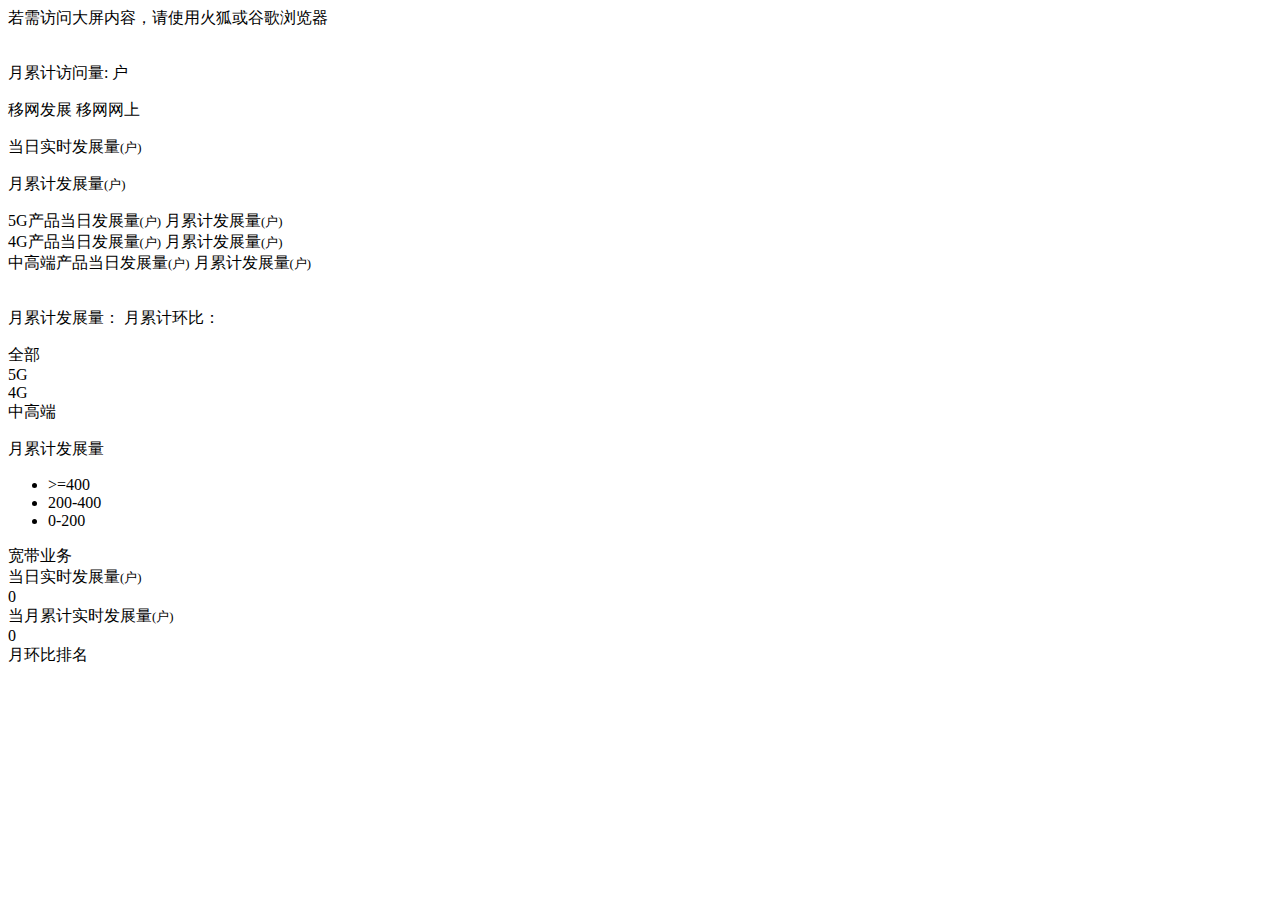
<file: daping/templates/index.html>
<!DOCTYPE html>
<html lang="en" xmlns:th="http://www.w3.org/1999/xhtml">

<head>
    <meta charset="UTF-8"/>
    <meta name="viewport" content="width=device-width, initial-scale=1.0"/>
    <meta http-equiv="X-UA-Compatible" content="ie=edge"/>
    <link rel="stylesheet" th:href="@{/css/index.css}"/>
    <title>陕西大屏</title>
</head>
<body>
<div class="isIe">
    若需访问大屏内容，请使用火狐或谷歌浏览器
</div>
<div class="title-box">
    <img id="title" th:src="@{/images/title.png}" width="100%" alt=""/>
    <!--实时时钟-->
    <p class="show-time"></p>
    <p class="show-visited">月累计访问量: <span id="monthVisited"></span> 户</p>
</div>
<div id="main">
    <div class="left">
        <!-- 1.发展、网上 -->
        <div id="fzws">
            <div class="title">
                <span class="active fz">移网发展</span>
                <span calss="ws">移网网上</span>
            </div>
            <div class="body">
                <div class="today">
                    <p class="title">当日实时发展量<span style="font-size: 0.8rem">(户)</span></p>
                    <div id="fzwsNum">
                    </div>
                </div>
                <div class="month">
                    <p class="title">月累计发展量<span style="font-size: 0.8rem;display: contents;">(户)</span>
                        <span class="num" id="total_month"></span>
                        <span class="rate down-rate"></span>
                    </p>
                    <div class="body" id="lineMonth"></div>
                </div>
            </div>
        </div>
        <!-- 2. -->
        <div id="numList">
            <div>
                <span class="total-title">5G产品当日发展量<span style="font-size: 0.8rem">(户)</span></span>
                <span class="light-num" id="pro_01_day"></span>
                <span class="little-title">月累计发展量<span style="font-size: 0.8rem">(户)</span></span>
                <span class="numbox">
                        <span class="num" id="pro_01_month"></span>
                        <span class="rate up-rate" id="pro_01_month_rate"></span>
                    </span>
            </div>
            <div>
                <span class="total-title">4G产品当日发展量<span style="font-size: 0.8rem">(户)</span></span>
                <span class="light-num" id="pro_02_day"></span>
                <span class="little-title">月累计发展量<span style="font-size: 0.8rem">(户)</span></span>
                <span class="numbox">
                        <span class="num" id="pro_02_month"></span>
                        <span class="rate up-rate" id="pro_02_month_rate"></span>
                    </span>
            </div>
            <div>
                <span class="total-title">中高端产品当日发展量<span style="font-size: 0.8rem">(户)</span></span>
                <span class="light-num" id="pro_03_day"></span>
                <span class="little-title">月累计发展量<span style="font-size: 0.8rem">(户)</span></span>
                <span class="numbox">
                        <span class="num" id="pro_03_month"></span>
                        <span class="rate down-rate" id="pro_03_month_rate"></span>
                    </span>
            </div>
        </div>
        <!-- 3.渠道发展量区域发展量排行 -->
        <div id="areaRank">
            <div class="body">
                <div id="timeChart" style=""></div>
                <!--width: 474px;height: 246px;-->
                <!--<div class="timeChartLegend"></div>
                <ul id="rank"></ul>-->
            </div>
        </div>
        <!-- 4.发展渠道发展量top10 -->
        <div id="storeRank">
            <img th:src="@{/images/store-rank_title.png}" width="100%" alt="" class="title"/>
            <div class="body" id="storeRankChart"></div>
        </div>
    </div>
    <div class="right">
        <!-- 5.移网业务 -->
        <div id="ywyw">
            <div id="info">
                <div class="info-title">
                    <p id="info-title"></p>
                    <p>
                            <span>月累计发展量：
                                <span id="month_value"></span>
                            </span>
                        <span>月累计环比：
                                <span id="day_hb"></span>
                            </span>
                    </p>
                </div>
                <p class="chart-title"></p>
                <div id="topChart"></div>
            </div>
            <div id="map">
                <div id="mapContainer"></div>
                <div id="mapLegend">
                    <div id="btns">
                        <div class="btn active">全部</div>
                        <div class="btn">5G</div>
                        <div class="btn">4G</div>
                        <div class="btn">中高端</div>
                    </div>
                    <div id="legend">
                        <p class="title">月累计发展量</p>
                        <ul>
                            <li>
                                <span class="color"></span>
                                <span class="item" id="mapRank3">>=400</span>
                            </li>
                            <li>
                                <span class="color"></span>
                                <span class="item" id="mapRank2">200-400</span>
                            </li>
                            <li>
                                <span class="color"></span>
                                <span class="item"  id="mapRank1">0-200</span>
                            </li>
                        </ul>
                    </div>
                </div>
            </div>
        </div>
        <!-- 6.折线统计图 -->
        <div id="lineWo">
            <div id="city"></div>
            <div id="info">
                <!--<div class="left">
                    <div class="title">宽移融合</div>
                    <div class="ctn">
                        <div class="bttop">
                            <div class="stitle">
                                <div class="tip"></div>
                                当日实时发展量
                            </div>
                            <div class="light-num" id="zhwj_num">0</div>
                        </div>
                        <div class="bttop">
                            <div class="stitle">
                                <div class="tip"></div>
                                月累计发展量
                            </div>
                            <div class="light-num" id="zhwj_num_month">0</div>
                        </div>
                        <div class="btbottom">
                            <div class="stitle">
                                <span class="tip"></span>
                                月累计排名
                            </div>
                            <ul class="top-rank" id="zhwj_top3">

                            </ul>
                        </div>
                    </div>
                </div>-->
                <div class="left">
                    <div class="title">宽带业务</div>
                    <div class="ctn">
                        <div class="bttop">
                            <div class="stitle">
                                <div class="tip"></div>
                                当日实时发展量<span style="font-size: 0.8rem">(户)</span>
                            </div>
                            <div class="light-num" id="kd_num">0</div>
                        </div>
                        <div class="bttop">
                            <div class="stitle">
                                <div class="tip"></div>
                                当月累计实时发展量<span style="font-size: 0.8rem">(户)</span>
                            </div>
                            <div class="light-num" id="kd_num_month">0</div>
                        </div>
                        <div class="btbottom">
                            <div class="stitle">
                                <span class="tip"></span>
                                月环比排名
                            </div>
                            <ul class="top-rank" id="kd_top3">
                            </ul>
                        </div>
                    </div>
                </div>
            </div>
        </div>
    </div>
</div>
<script th:src="@{/js/jquery-1.11.3.js}"></script>
<script th:src="@{/js/echarts.min.js}"></script>
<script th:src="@{/js/shanxi.js}"></script>
<script th:src="@{/js/charts.js}"></script>
</body>
<script th:inline="javascript">

    function getExplorerInfo(){
        var ua = navigator.userAgent.toLocaleLowerCase();
        var browserType=null;
        if (ua.match(/msie/) != null || ua.match(/trident/) != null) {
            $('.isIe').css('display','block');
            browserType = "IE";
            browserVersion = ua.match(/msie ([\d.]+)/) != null ? ua.match(/msie ([\d.]+)/)[1] : ua.match(/rv:([\d.]+)/)[1];
            if(browserVersion==9.0||browserVersion==10.0||browserVersion==11.0){
                return { browserType: "IE" };
            }else{
                return { browserType: "IE8以下" };
            }

        } else if (ua.match(/firefox/) != null) {
            browserType = "火狐";
            return { browserType: "火狐" };
        }else if (ua.match(/ubrowser/) != null) {
            browserType = "UC";
            return { browserType: "UC" };
        }else if (ua.match(/opera/) != null) {
            browserType = "欧朋";
            return { browserType: "欧朋" };
        } else if (ua.match(/bidubrowser/) != null) {
            browserType = "百度";
            return { browserType: "百度" };
        }else if (ua.match(/metasr/) != null) {
            browserType = "搜狗";
            return { browserType: "搜狗" };
        }else if (ua.match(/tencenttraveler/) != null || ua.match(/qqbrowse/) != null) {
            browserType = "QQ";
            return { browserType: "QQ" };
        }else if (ua.match(/maxthon/) != null) {
            browserType = "遨游";
            return { browserType: "遨游" };
        }else if (ua.match(/chrome/) != null) {
            var is360 = _mime("type", "application/vnd.chromium.remoting-viewer");
            function _mime(option, value) {
                var mimeTypes = navigator.mimeTypes;
                for (var mt in mimeTypes) {
                    if (mimeTypes[mt][option] == value) {
                        return true;
                    }
                }
                return false;
            }
            if(is360){
                $('.isIe').css('display','block');
                browserType = '360';
            }else{
                browserType = '谷歌';
            }
            return { browserType: "360" };
        }else if (ua.match(/safari/) != null) {
            browserType = "Safari";
            return { browserType: "Safari" };
        }
    }
    getExplorerInfo();
    $.ajax({
        url:'http://135.146.68.83:8080/shanxi/main/callcount',  // ajax请求要请求的地址
        type:"get", // 请求的类型  get  post
        data:"", // 请求要发送的数据  常在post请求中使用，get请求只需要拼接请求的url就可以
        success:function (data) {
            // 请求成功之后要执行的方法
            // data  接收请求成功之后的返回值
            console.log(data);
        },
        error:function (error) {
            // 请求失败之后要执行的内容
        }
    })
    /*<![CDATA[*/
    var socket;
    if (typeof(WebSocket) == "undefined") {
        console.log("您的浏览器不支持WebSocket");
    } else {
        console.log("您的浏览器支持WebSocket");
        //实现化WebSocket对象，指定要连接的服务器地址与端口  建立连接
        //
    <!--socket = new WebSocket("ws://10.93.51.171:8080/shanxi/websocket");-->
        socket = new WebSocket("ws://135.146.68.83:8080/shanxi/websocket");
        //打开事件
        socket.onopen = function () {
            console.log("Socket 已打开");
            //socket.send("这是来自客户端的消息" + location.href + new Date());
        };
        //获得消息事件
        socket.onmessage = function (msg) {
            var data = JSON.parse(msg.data);
            console.log(data);
            $('#monthVisited').html(data.callCount);
            var proTypes = ['1', '2', '3'];
            $.each(proTypes, function (i, e) {
                var prop = 'data_' + e + '_map';
                $('#pro_0' + e + '_day').html(data[prop].total);
                $('#pro_0' + e + '_month').html(data[prop].monthTotal);
                var hb = data[prop].monthTb;
                if (hb > 0) {
                    $('#pro_0' + e + '_month_rate').removeClass('down-rate').removeClass('up-rate').addClass('up-rate');
                } else {
                    $('#pro_0' + e + '_month_rate').removeClass('down-rate').removeClass('up-rate').addClass('down-rate');
                }
                $('#pro_0' + e + '_month_rate').html(hb + '%');
            })

            var dataFZ = {
                "today": data.data_all_map.total,
                "month": {
                    "num": data.data_all_map.monthTotal,
                    "rate": data.data_all_map.monthTb,
                    "yAxis": data.monthLine
                }
            }
            var index = data.times;
            var dataWS = data.onNet;
            fzwsData(dataFZ, dataWS, index);
            $(".btn.active").removeClass("active");
            switch (index % 4) {
                case 1:
                    $(".btn:eq(1)").addClass("active");
                    topData = getTopData(data.data_1_top);
                    mapData = data.data_1_map.cityMap;
                    setInfoTitle('5G', data.data_1_map.monthTotal, data.data_1_map.monthTb);
                    break;
                case 2:
                    $(".btn:eq(2)").addClass("active");
                    topData = getTopData(data.data_2_top);
                    mapData = data.data_2_map.cityMap;
                    setInfoTitle('4G', data.data_2_map.monthTotal, data.data_2_map.monthTb);
                    break;
                case 3:
                    $(".btn:eq(3)").addClass("active");
                    topData = getTopData(data.data_3_top);
                    mapData = data.data_3_map.cityMap;
                    setInfoTitle('中高端', data.data_3_map.monthTotal, data.data_3_map.monthTb);
                    break;
                default:
                    $(".btn:eq(0)").addClass("active");
                    topData = getTopData(data.data_all_top);
                    mapData = data.data_all_map.cityMap;
                    setInfoTitle('全部', data.data_all_map.monthTotal, data.data_all_map.monthTb);
                    break;
            }
            mapChart(mapData);
            topChart(topData);

            var xData = ['西安', '咸阳', '榆林', '渭南', '宝鸡', '延安', '汉中', '安康', '商洛', '铜川'];
            var rankData = data.data_all_map.cityMap;
            var kdData = data.data_kd_map.cityMap;
            var rankDataNew = [];
            $.each(xData,function(i,e){
                for (var j = 0; j < rankData.length; j++) {
                    if (e == rankData[j].cityName) {
                        rankData[j].rate = rankData[j].monthTb;
                        rankData[j].value = rankData[j].total;
                        rankData[j].name = rankData[j].cityName;
                        var rank = 10;
                        $.each(rankData,function(m,s){
                            if(Number(rankData[j].monthTb) >= Number(s.monthTb)){
                                rank --;
                            }
                        })
                        rankData[j].rank = rank + 1;
                        rankDataNew.push(rankData[j]);
                        break;
                    }
                }
                for (var j = 0; j < kdData.length; j++) {
                    if (e == kdData[j].cityName) {
                        kdData[j].rate = kdData[j].monthTb;
                        kdData[j].value = kdData[j].total;
                        kdData[j].name = kdData[j].cityName;
                        var rank = 10;
                        $.each(kdData,function(m,s){
                            if(Number(kdData[j].monthTb) >= Number(s.monthTb)){
                                rank --;
                            }
                        })
                        kdData[j].rank = rank + 1;
                        break;
                    }
                }
            });
            departTop10(rankDataNew);
            timeChart(rankDataNew);
            data.data_kd_map.cityMap = kdData;
            setCityData(data.data_kd_map);
        };

        //关闭事件
        socket.onclose = function () {
            console.log("Socket已关闭");
        };
        //发生了错误事件
        socket.onerror = function () {
            alert("Socket发生了错误");
            //此时可以尝试刷新页面
        }
    }

    function setInfoTitle(title, month_value, day_hb) {
        $('#info-title').html('全省' + title + '产品发展量<span style="font-size: 0.8rem">(户)</span>');
        $('.chart-title').html(title + '产品月累计发展量TOP10');
        $('#month_value').html(month_value);
        $('#day_hb').html(day_hb + '%');
    }

    function setCityData(kdData) {
        $('#kd_num').html(kdData.total);
        $('#kd_num_month').html(kdData.monthTotal);
        /*$('#zhwj_num').html(zhwjData.total);
        $('#zhwj_num_month').html(zhwjData.monthTotal);*/
        var topHtml = "";
        for (var i = 0;i < 3; i++) {
            for(var m = 0;m<kdData.cityMap.length;m++){
                if(kdData.cityMap[m].rank === (i+1)){
                    topHtml += '<li class="top top' + (i + 1) + '">' + kdData.cityMap[m].cityName;
                    // topHtml += '<span class="up"></span>';
                    topHtml += '</li>';
                }
            }
        }
        $('#kd_top3').html(topHtml);
       /* topHtml = "";
        for (var i = 0; i < zhwjData.cityMap.length && i < 3; i++) {
            topHtml += '<li class="top top' + (i + 1) + '">' + zhwjData.cityMap[i].cityName;
            // topHtml += '<span class="up"></span>';
            topHtml += '</li>';
        }
        $('#zhwj_top3').html(topHtml);*/
        cityChart(kdData.cityMap);
    }

    function departTop10(array) {
        var storeHtml = '';
        var title = ['排名','地市','日发展量','月发展量','月环比','排名','地市','日发展量','月发展量','月环比'];
        var data = array;
        storeHtml += '<table border="0" cellspacing="0" cellpadding="0" class="rank-table">';
        storeHtml += '<thead>';
        storeHtml += '<tr>';
        for (var i = 0;i<title.length;i++){
            storeHtml += '<th>' + title[i] + '</th>';
        }
        storeHtml += '</tr>';
        storeHtml += '</thead>';
        storeHtml += '<tbody>';
        for (var j = 0;j < 5 ;j++){
            storeHtml += '<tr>';
            storeHtml += '<td>' + data[j].rank + '</td>';
            storeHtml += '<td>' + data[j].name + '</td>';
            storeHtml += '<td>' + data[j].total + '</td>';
            storeHtml += '<td>' + data[j].monthTotal + '</td>';
            if(data[j].monthTb >= 0){
                storeHtml += '<td style="border-right: solid 1px #dbdbdb;color: #40d0e0;">' + data[j].monthTb + '%</td>';
            }else{
                storeHtml += '<td style="border-right: solid 1px #dbdbdb;color: #ff3116;">' + data[j].monthTb + '%</td>';
            }
            storeHtml += '<td>' + data[j + 5].rank + '</td>';
            storeHtml += '<td>' + data[j + 5].name + '</td>';
            storeHtml += '<td>' + data[j + 5].total + '</td>';
            storeHtml += '<td>' + data[j + 5].monthTotal + '</td>';
            if(data[j + 5].monthTb >= 0){
                storeHtml += '<td style="color: #40d0e0;">' + data[j + 5].monthTb + '%</td>';
            }else{
                storeHtml += '<td style="color: #ff3116;">' + data[j + 5].monthTb + '%</td>';
            }
            storeHtml += '</tr>';
        }
        storeHtml += '</tbody>';
        storeHtml += '</table>';
        $("#timeChart").html(storeHtml);
    }

    function getTopData(array) {
        // console.log(array);
        var topName = [];
        var topValue = [];
        for (var i = array.length - 1; i >= 0; i--) {
            var name = array[i].name;
            /*if (name.length > 6) {
                name = name.substring(0, 6) + "...";
            }*/
            topName.push(name);
            topValue.push(array[i].value);
        }
        var topData = {};
        topData.name = topName;
        topData.value = topValue;
        return topData;
    }

    /*]]>*/
</script>

<script th:inline="javascript">
    /*<![CDATA[*/
    /*1.动态显示实时时钟*/
    function showTime() {
        var date = new Date();
        var year = date.getFullYear();
        var month = date.getMonth() + 1;
        var day = date.getDate();
        var hour = date.getHours().toString().length == 1 ? "0" + date.getHours() : date.getHours();
        var minute = date.getMinutes().toString().length == 1 ? "0" + date.getMinutes() : date.getMinutes();
        var second = date.getSeconds().toString().length == 1 ? "0" + date.getSeconds() : date.getSeconds();
        $(".show-time").html(year + '年' + month + '月' + day + '日 ' + hour + ':' + minute + ':' + second);
    }

    setInterval(showTime, 1000);
    var monthLineData;

    function fzwsData(dataFZ, dataWS, index) {
        //发展假数据
        var dataFZ = dataFZ;
        // 网上假数据
        var dataWS = dataWS
        $("#fzws>.title>.active").removeClass("active").siblings().addClass("active");
        var data;
        if ($("#fzws>.title>.active").hasClass("fz")) {
            data = dataFZ
            $('.month').show();
            monthLineData = data.month.yAxis;
            monthLineChart(monthLineData);
            $("#fzws .month>.title>.num").html(data.month.num).next().html(data.month.rate + "%");
            if (data.month.rate > 0) $("#fzws .month>.title>.rate").removeClass("down-rate").addClass("up-rate");
            else $("#fzws .month>.title>.rate").removeClass("up-rate").addClass("down-rate");
            $('#fzws .today').css('width', '45%');
            $('#fzws .today .title').html('当日实时发展量<span style="font-size: 0.8rem">(户)</span>');
            var html = '';
            for (var i = 0; i < 5; i++) {
                html += '<div class="shadow"></div>';
                if (i == 1) {
                    html += '<span class="dh">,</span>';
                }
            }
            $('#fzwsNum').html(html);
            var todayNum = String(data.today).split("");
        } else {
            $('.month').hide();
            $('#fzws .today').css('width', '80%');
            var html = '';
            for (var i = 0; i < 8; i++) {
                html += '<div class="shadow"></div>';
                if (i == 1 || i == 4) {
                    html += '<span class="dh">,</span>';
                }
            }
            $('#fzwsNum').html(html);
            $('#fzws .today .title').html('当日网上用户数<span style="font-size: 0.8rem">(户)</span>');
            data = dataWS;
            var todayNum = String(data).split("");
        }
        //渲染
        //today
        var shadowList = document.querySelectorAll("#fzws .shadow");
        for (var i = shadowList.length - 1; i > -1; i--) {
            var n = todayNum[todayNum.length - 1] ? todayNum[todayNum.length - 1] : "";
            shadowList[i].innerHTML = n;
            todayNum.pop();
        }
        //month

        //charts

    }

    //计算元素尺寸
    function winResize() {
        var rate = 0.3241, rem = 14, rate2 = 0.2597, rate3 = 0.424, rate4 = 0.5774, rate5 = 0.24328, rate6 = 0.1734,
            ratew = 0.465, rateh = 0.6494;
        var top = $("#title").height() - 1 * rem , bodyHeight = $("body").height();
        $("#main").css("top", top).height(bodyHeight - top);
        $("#fzws").height($("#fzws").width() * rate + 1.2 * rem);
        $("#fzws>.body").height(($("#fzws").height() - 2 * rem) * 0.93);
        $("#numList").height($("#numList").width() * rate2 - 1.6 * rem);
        $("#areaRank,#storeRank").height($("#areaRank,#storeRank").width() * rate3);
        $("#areaRank>.body").height($("#areaRank").height() - $("#storeRank>.title").height());
        $("#storeRank>.body").height($("#storeRank").height() - $("#storeRank>.title").height());
        // $("#ywyw").height($("#ywyw").width() * rate4 + 1.4 * rem);
        $("#lineWo").height($("#lineWo").width() * rate5);
        $("#ywyw").height($('.right').height() - $("#lineWo").height() - 1 * rem);
        // $("#lineWo").height($("#lineWo").width() * rate5);
        $("#fzws>.body>.month>.body").height($("#fzws>.body").height() - 2.5 * rem);

        $("#info>.info-title").height(($("#ywyw").height() - 1.4 * rem) * rate6);
        $("#topChart").height(($("#ywyw").height() - 1.4 * rem) * rateh);
        $("#topChart").width($("#ywyw").width() * ratew);
        $("#mapContainer,#mapLegend").height($("#ywyw").height() - 3 * rem);
        $("#btns>.btn").css("line-height", $("#btns>.btn").height() + "px");
        $("#legend>ul").height($("#legend").height() - 3 * rem);
        $("#legend>ul>li").css("line-height", $("#legend>ul>li").height() + "px");
        $("#info .ctn").height($("#lineWo").height() - 2 * rem);
        $("#info .ctn .light-num").height($("#info .ctn .bttop").height() - 1.2 * rem).css("line-height", $("#info .ctn .bttop").height() - 1.2 * rem + 'px');
        $("#info .ctn .top-rank").height($("#info .ctn .btbottom").height() - 1.4 * rem);
        $('.chart-title').css("top", $('.info-title').height() + 3 * rem);
        //月累计发展量
        monthLineChart(monthLineData);
        //渠道发展量区域发展量排行

    }


    winResize();

    $(window).resize(function () {
        winResize();
    })
    /*]]>*/
</script>

</html>
</file>
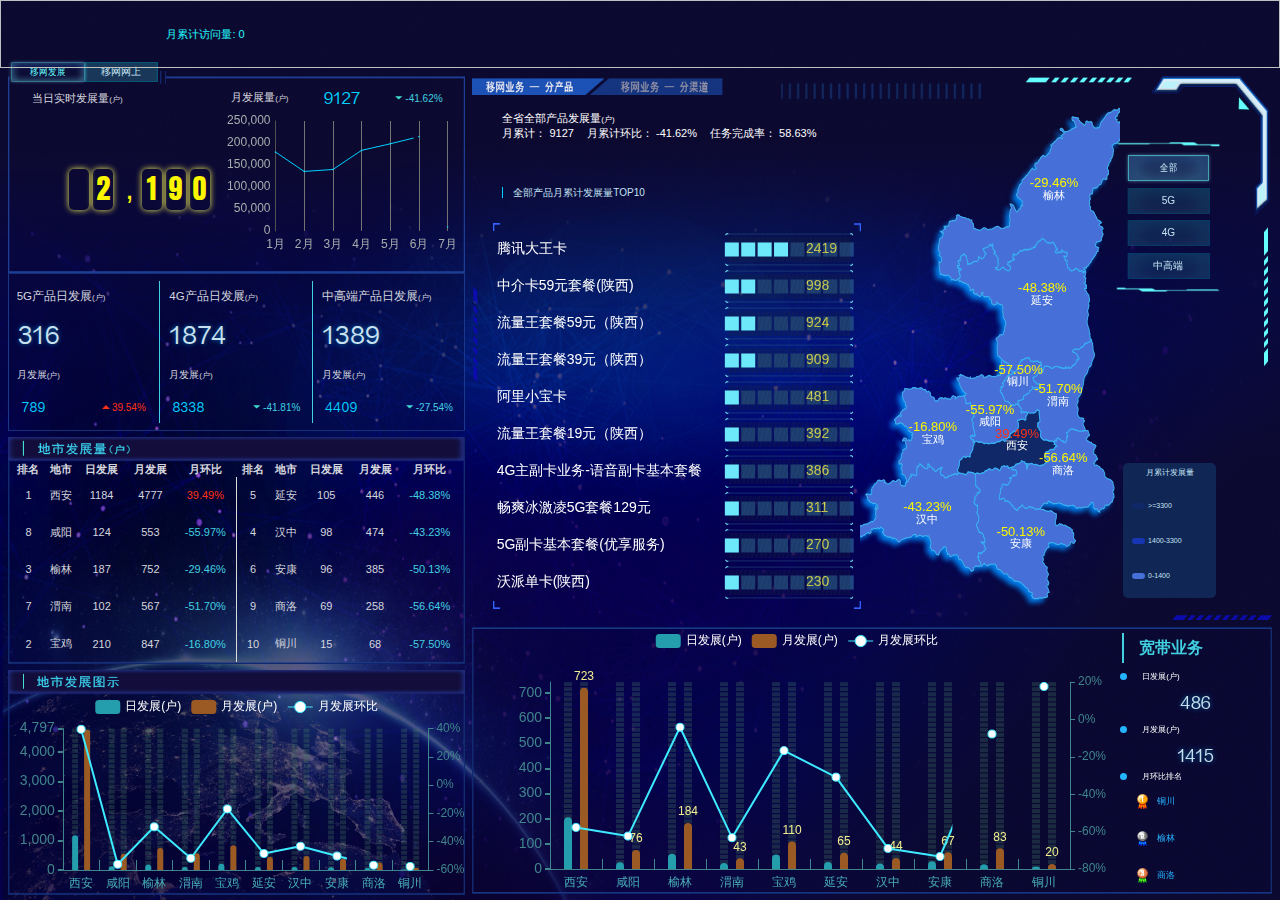
<file: daping/templates/index-shanxi-dp.html>
<!DOCTYPE html>
<html lang="en">
<head>
    <meta charset="UTF-8">
    <title>陕西大屏</title>

    <!--<link rel="stylesheet" th:href="@{/css/index-all.css}"/>-->
    <link rel="stylesheet" href="../static/css/index-all.css">
</head>
<body class="body-bg">
<div class="isIe">
    若需访问大屏内容，请使用火狐或谷歌浏览器
</div>
<div class="index-div">
    <div class="index-title-div">
        <!--<img src="../static/images/title-bg.png" class="index-title-bg">-->
        <img id="title" th:src="@{/images/title-bg.png}" class="index-title-bg" alt=""/>
        <div class="index-title-fontDiv">
            <!--<img src="../static/images/title-font.png" class="index-title-font">-->
            <img th:src="@{/images/title-font.png}" class="index-title-font">
        </div>
        <div class="show-time"></div>
        <div class="show-visited">月累计访问量: <span id="monthVisited"></span> </div>
    </div>
    <!--左一-->
    <div class="index-left1-div">
        <!--左一上-->
        <div id="fzws">
            <div class="title">
                <span class="fz">移网发展</span>
                <span class="active ws">移网网上</span>
            </div>
            <div class="body">
                <div class="today">
                    <p class="title">当日实时发展量<span style="font-size: 0.8rem">(户)</span></p>
                    <div id="fzwsNum">
                    </div>
                </div>
                <div class="month">
                    <p class="title">月发展量<span style="font-size: 0.8rem;display: contents;">(户)</span>
                        <span class="num" id="total_month"></span>
                        <span class="rate down-rate"></span>
                    </p>
                    <div class="body" id="lineMonth"></div>
                </div>
            </div>
        </div>
        <!--左一下-->
        <div id="numList">
            <div>
                <span class="total-title">5G产品日发展<span style="font-size: 0.8rem">(户)</span></span>
                <span class="light-num" id="pro_01_day"></span>
                <span class="little-title">月发展<span style="font-size: 0.8rem">(户)</span></span>
                <span class="numbox">
                        <span class="num" id="pro_01_month"></span>
                        <span>&nbsp;</span>
                    <span class="rate down-rate" id="pro_01_month_rate"></span>
                    </span>
                <!--<div class="index-left1-down-hb">
                    <table>
                        <tr><td>任务完成率</td></tr>
                        <tr><td><span  class="rate down-rate" id="pro_01_rw_wcl">-10.25%</span></td></tr>
                        <tr><td>月累计环比</td></tr>
                        <tr><td><span class="rate down-rate" id="pro_01_month_rate"></span></td></tr>
                    </table>
                </div>-->
            </div>
            <div>
                <span class="total-title">4G产品日发展<span style="font-size: 0.8rem">(户)</span></span>
                <span class="light-num" id="pro_02_day"></span>
                <span class="little-title">月发展<span style="font-size: 0.8rem">(户)</span></span>
                <span class="numbox">
                        <span class="num" id="pro_02_month"></span>
                        <span>&nbsp;</span>
                    <span class="rate down-rate" id="pro_02_month_rate"></span>
                    </span>
                <!--<div class="index-left1-down-hb">
                    <table>
                        <tr><td>任务完成率</td></tr>
                        <tr><td><span  class="rate down-rate" id="pro_02_rw_wcl">-10.25%</span></td></tr>
                        <tr><td>月累计环比</td></tr>
                        <tr><td><span class="rate down-rate" id="pro_02_month_rate"></span></td></tr>
                    </table>
                </div>-->
            </div>
            <div>
                <span class="total-title">中高端产品日发展<span style="font-size: 0.8rem">(户)</span></span>
                <span class="light-num" id="pro_03_day"></span>
                <span class="little-title">
                    月发展<span style="font-size: 0.8rem">(户)</span>

                </span>
                <span class="numbox">
                        <span class="num" id="pro_03_month"></span>
                    <span>&nbsp;</span>
                    <span class="rate down-rate" id="pro_03_month_rate"></span>
                    </span>
                <!--<div class="index-left1-down-hb">
                    <table>
                        <tr><td>任务完成率</td></tr>
                        <tr><td><span  class="rate down-rate" id="pro_03_rw_wcl">-10.25%</span></td></tr>
                        <tr><td>月累计环比</td></tr>
                        <tr><td><span class="rate down-rate" id="pro_03_month_rate"></span></td></tr>
                    </table>
                </div>-->
            </div>
        </div>
    </div>
    <!--左二-->
    <div class="index-left2-div">
        <div class="index-left1-title">
        </div>
        <div class="index-left-content" id="timeChart"></div>
    </div>
    <!--左三-->
    <div class="index-left3-div">
        <div class="index-left2-title"></div>
        <div class="index-left-content" id="storeRankChart"></div>
    </div>
    <!--右一-->
    <div class="index-right1-div-cp" id="index-right1-div">
        <!-- 5.移网业务 -->
        <div id="ywyw">
            <div id="infos">
                <div class="info-title">
                    <p id="info-title"></p>
                    <p>
                            <span>月累计：
                                <span id="month_value"></span>
                            </span>
                        <span>月累计环比：
                                <span id="day_hb"></span>
                            </span>
                        <span id="rwWcl">任务完成率：
                                <span id="rw_wcl"></span>
                            </span>
                    </p>
                </div>
                <p class="chart-title"></p>
                <div class="topChart-div">
                    <div id="topChart"></div>
                </div>
            </div>
            <div id="map">
                <div id="mapContainer"></div>
                <div id="pieContainer"></div>
                <div id="mapLegend">
                    <div id="btns">
                        <div class="btn active">全部</div>
                        <div class="btn">5G</div>
                        <div class="btn">4G</div>
                        <div class="btn">中高端</div>
                    </div>
                    <div id="legend">
                        <p class="title">月累计发展量</p>
                        <ul>
                            <li>
                                <span class="color"></span>
                                <span class="item" id="mapRank3">>=400</span>
                            </li>
                            <li>
                                <span class="color"></span>
                                <span class="item" id="mapRank2">200-400</span>
                            </li>
                            <li>
                                <span class="color"></span>
                                <span class="item"  id="mapRank1">0-200</span>
                            </li>
                        </ul>
                    </div>
                </div>
            </div>
        </div>
    </div>
    <!--右二-->
    <div class="index-right2-div">
        <div class="index-right2-left" id="city"></div>
        <div class="index-right2-right" id="info">
            <div class="left">
                <div class="title">宽带业务</div>
                <div class="ctn">
                    <div class="bttop">
                        <div class="stitle">
                            <div class="tip"></div>
                            日发展<span style="font-size: 0.8rem">(户)</span>
                        </div>
                        <div class="light-num" id="kd_num">0</div>
                    </div>
                    <div class="bttop">
                        <div class="stitle">
                            <div class="tip"></div>
                            月发展<span style="font-size: 0.8rem">(户)</span>
                        </div>
                        <div class="light-num" id="kd_num_month">0</div>
                    </div>
                    <div class="btbottom">
                        <div class="stitle">
                            <span class="tip"></span>
                            月环比排名
                        </div>
                        <ul class="top-rank" id="kd_top3">
                        </ul>
                    </div>
                </div>
            </div>
        </div>
    </div>
</div>
</body>
<script src="../static/js/jquery-1.11.3.js"></script>
<script src="../static/js/echarts.min.js"></script>
<script src="../static/js/shanxi.js"></script>
<script src="../static/js/index-shanxi-dp.js"></script>

<!--<script th:src="@{/js/jquery-1.11.3.js}"></script>
<script th:inline="javascript">
    function getExplorerInfo(){
        var ua = navigator.userAgent.toLocaleLowerCase();
        var browserType=null;
        if (ua.match(/msie/) != null || ua.match(/trident/) != null) {
            $('.isIe').css('display','block');
            browserType = "IE";
            browserVersion = ua.match(/msie ([\d.]+)/) != null ? ua.match(/msie ([\d.]+)/)[1] : ua.match(/rv:([\d.]+)/)[1];
            if(browserVersion==9.0||browserVersion==10.0||browserVersion==11.0){
                return { browserType: "IE" };
            }else{
                return { browserType: "IE8以下" };
            }

        } else if (ua.match(/firefox/) != null) {
            browserType = "火狐";
            return { browserType: "火狐" };
        }else if (ua.match(/ubrowser/) != null) {
            browserType = "UC";
            return { browserType: "UC" };
        }else if (ua.match(/opera/) != null) {
            browserType = "欧朋";
            return { browserType: "欧朋" };
        } else if (ua.match(/bidubrowser/) != null) {
            browserType = "百度";
            return { browserType: "百度" };
        }else if (ua.match(/metasr/) != null) {
            browserType = "搜狗";
            return { browserType: "搜狗" };
        }else if (ua.match(/tencenttraveler/) != null || ua.match(/qqbrowse/) != null) {
            browserType = "QQ";
            return { browserType: "QQ" };
        }else if (ua.match(/maxthon/) != null) {
            browserType = "遨游";
            return { browserType: "遨游" };
        }else if (ua.match(/chrome/) != null) {
            var is360 = _mime("type", "application/vnd.chromium.remoting-viewer");
            function _mime(option, value) {
                var mimeTypes = navigator.mimeTypes;
                for (var mt in mimeTypes) {
                    if (mimeTypes[mt][option] == value) {
                        return true;
                    }
                }
                return false;
            }
            if(is360){
                $('.isIe').css('display','block');
                browserType = '360';
            }else{
                browserType = '谷歌';
            }
            return { browserType: "360" };
        }else if (ua.match(/safari/) != null) {
            browserType = "Safari";
            return { browserType: "Safari" };
        }
    }
    getExplorerInfo();
</script>
<script th:src="@{/js/echarts.min.js}"></script>
<script th:src="@{/js/shanxi.js}"></script>
<script th:src="@{/js/index-shanxi.js}"></script>-->
</html>
</file>
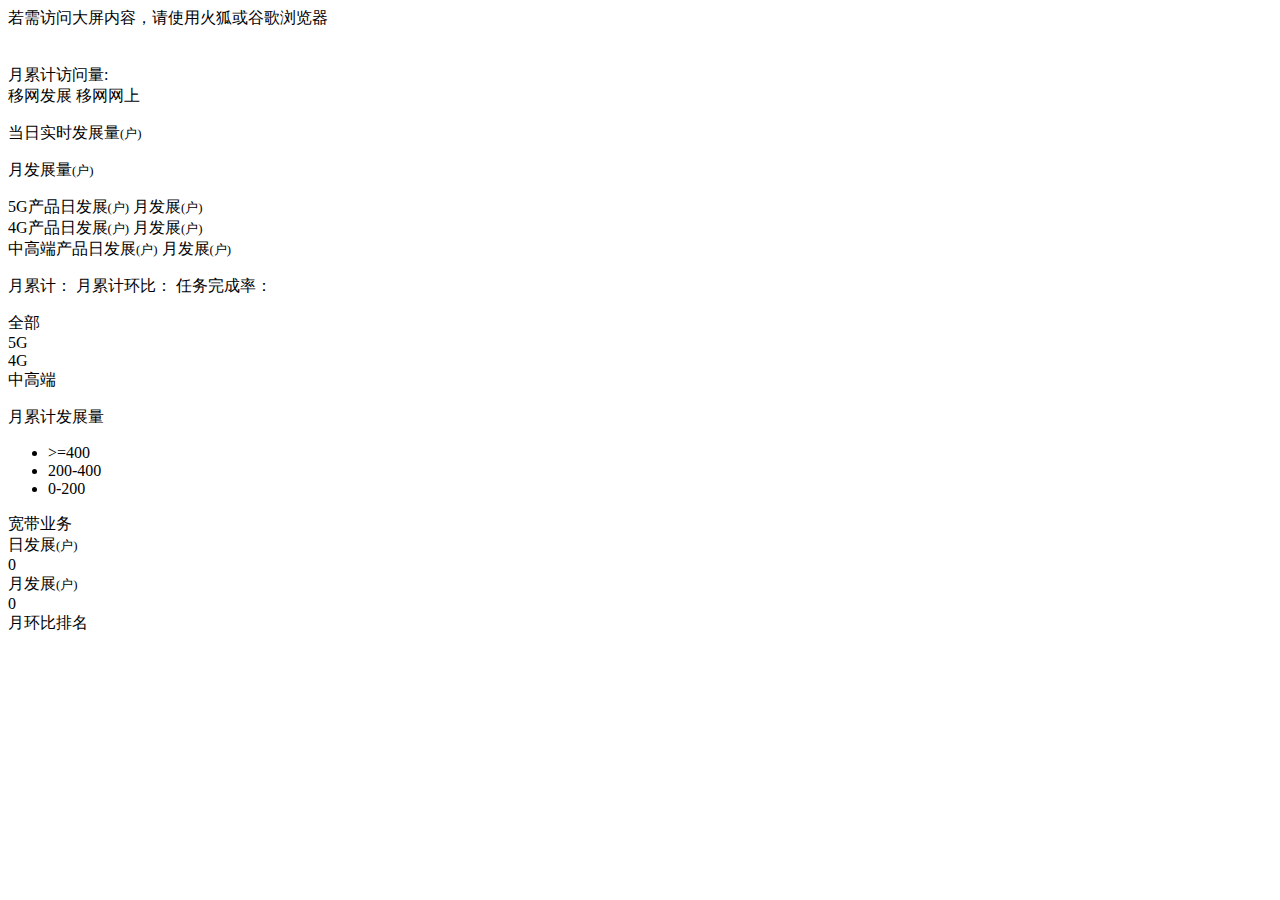
<file: daping/templates/index-shanxi.html>
<!DOCTYPE html>
<html lang="en">
<head>
    <meta charset="UTF-8">
    <title>陕西大屏</title>

    <link rel="stylesheet" th:href="@{/css/index-all.css}"/>
    <!--<link rel="stylesheet" href="../static/css/index-all.css">-->
</head>
<body>
<div class="isIe">
    若需访问大屏内容，请使用火狐或谷歌浏览器
</div>
<div class="index-div">
    <div class="index-title-div">
        <!--<img src="../static/images/title-bg.png" class="index-title-bg">-->
        <img id="title" th:src="@{/images/title-bg.png}" class="index-title-bg" alt=""/>
        <div class="index-title-fontDiv">
            <!--<img src="../static/images/title-font.png" class="index-title-font">-->
            <img th:src="@{/images/title-font.png}" class="index-title-font">
        </div>
        <div class="show-time"></div>
        <div class="show-visited">月累计访问量: <span id="monthVisited"></span> </div>
    </div>
    <!--左一-->
    <div class="index-left1-div">
        <!--左一上-->
        <div id="fzws">
            <div class="title">
                <span class="fz">移网发展</span>
                <span class="active ws">移网网上</span>
            </div>
            <div class="body">
                <div class="today">
                    <p class="title">当日实时发展量<span style="font-size: 0.8rem">(户)</span></p>
                    <div id="fzwsNum">
                    </div>
                </div>
                <div class="month">
                    <p class="title">月发展量<span style="font-size: 0.8rem;display: contents;">(户)</span>
                        <span class="num" id="total_month"></span>
                        <span class="rate down-rate"></span>
                    </p>
                    <div class="body" id="lineMonth"></div>
                </div>
            </div>
        </div>
        <!--左一下-->
        <div id="numList">
            <div>
                <span class="total-title">5G产品日发展<span style="font-size: 0.8rem">(户)</span></span>
                <span class="light-num" id="pro_01_day"></span>
                <span class="little-title">月发展<span style="font-size: 0.8rem">(户)</span></span>
                <span class="numbox">
                        <span class="num" id="pro_01_month"></span>
                        <span>&nbsp;</span>
                    <span class="rate down-rate" id="pro_01_month_rate"></span>
                    </span>
                <!--<div class="index-left1-down-hb">
                    <table>
                        <tr><td>任务完成率</td></tr>
                        <tr><td><span  class="rate down-rate" id="pro_01_rw_wcl">-10.25%</span></td></tr>
                        <tr><td>月累计环比</td></tr>
                        <tr><td><span class="rate down-rate" id="pro_01_month_rate"></span></td></tr>
                    </table>
                </div>-->
            </div>
            <div>
                <span class="total-title">4G产品日发展<span style="font-size: 0.8rem">(户)</span></span>
                <span class="light-num" id="pro_02_day"></span>
                <span class="little-title">月发展<span style="font-size: 0.8rem">(户)</span></span>
                <span class="numbox">
                        <span class="num" id="pro_02_month"></span>
                        <span>&nbsp;</span>
                    <span class="rate down-rate" id="pro_02_month_rate"></span>
                    </span>
                <!--<div class="index-left1-down-hb">
                    <table>
                        <tr><td>任务完成率</td></tr>
                        <tr><td><span  class="rate down-rate" id="pro_02_rw_wcl">-10.25%</span></td></tr>
                        <tr><td>月累计环比</td></tr>
                        <tr><td><span class="rate down-rate" id="pro_02_month_rate"></span></td></tr>
                    </table>
                </div>-->
            </div>
            <div>
                <span class="total-title">中高端产品日发展<span style="font-size: 0.8rem">(户)</span></span>
                <span class="light-num" id="pro_03_day"></span>
                <span class="little-title">
                    月发展<span style="font-size: 0.8rem">(户)</span>

                </span>
                <span class="numbox">
                        <span class="num" id="pro_03_month"></span>
                    <span>&nbsp;</span>
                    <span class="rate down-rate" id="pro_03_month_rate"></span>
                    </span>
                <!--<div class="index-left1-down-hb">
                    <table>
                        <tr><td>任务完成率</td></tr>
                        <tr><td><span  class="rate down-rate" id="pro_03_rw_wcl">-10.25%</span></td></tr>
                        <tr><td>月累计环比</td></tr>
                        <tr><td><span class="rate down-rate" id="pro_03_month_rate"></span></td></tr>
                    </table>
                </div>-->
            </div>
        </div>
    </div>
    <!--左二-->
    <div class="index-left2-div">
        <div class="index-left1-title">
        </div>
        <div class="index-left-content" id="timeChart"></div>
    </div>
    <!--左三-->
    <div class="index-left3-div">
        <div class="index-left2-title"></div>
        <div class="index-left-content" id="storeRankChart"></div>
    </div>
    <!--右一-->
    <div class="index-right1-div-cp" id="index-right1-div">
        <!-- 5.移网业务 -->
        <div id="ywyw">
            <div id="infos">
                <div class="info-title">
                    <p id="info-title"></p>
                    <p>
                            <span>月累计：
                                <span id="month_value"></span>
                            </span>
                        <span>月累计环比：
                                <span id="day_hb"></span>
                            </span>
                        <span id="rwWcl">任务完成率：
                                <span id="rw_wcl"></span>
                            </span>
                    </p>
                </div>
                <p class="chart-title"></p>
                <div class="topChart-div">
                    <div id="topChart"></div>
                </div>
            </div>
            <div id="map">
                <div id="mapContainer"></div>
                <div id="pieContainer"></div>
                <div id="mapLegend">
                    <div id="btns">
                        <div class="btn active">全部</div>
                        <div class="btn">5G</div>
                        <div class="btn">4G</div>
                        <div class="btn">中高端</div>
                    </div>
                    <div id="legend">
                        <p class="title">月累计发展量</p>
                        <ul>
                            <li>
                                <span class="color"></span>
                                <span class="item" id="mapRank3">>=400</span>
                            </li>
                            <li>
                                <span class="color"></span>
                                <span class="item" id="mapRank2">200-400</span>
                            </li>
                            <li>
                                <span class="color"></span>
                                <span class="item"  id="mapRank1">0-200</span>
                            </li>
                        </ul>
                    </div>
                </div>
            </div>
        </div>
    </div>
    <!--右二-->
    <div class="index-right2-div">
        <div class="index-right2-left" id="city"></div>
        <div class="index-right2-right" id="info">
            <div class="left">
                <div class="title">宽带业务</div>
                <div class="ctn">
                    <div class="bttop">
                        <div class="stitle">
                            <div class="tip"></div>
                            日发展<span style="font-size: 0.8rem">(户)</span>
                        </div>
                        <div class="light-num" id="kd_num">0</div>
                    </div>
                    <div class="bttop">
                        <div class="stitle">
                            <div class="tip"></div>
                            月发展<span style="font-size: 0.8rem">(户)</span>
                        </div>
                        <div class="light-num" id="kd_num_month">0</div>
                    </div>
                    <div class="btbottom">
                        <div class="stitle">
                            <span class="tip"></span>
                            月环比排名
                        </div>
                        <ul class="top-rank" id="kd_top3">
                        </ul>
                    </div>
                </div>
            </div>
        </div>
    </div>
</div>
</body>
<!--<script src="../static/js/jquery-1.11.3.js"></script>
<script src="../static/js/echarts.min.js"></script>
<script src="../static/js/shanxi.js"></script>
<script src="../static/js/index-shanxi.js"></script>-->

<script th:src="@{/js/jquery-1.11.3.js}"></script>
<script th:inline="javascript">
    function getExplorerInfo(){
        var ua = navigator.userAgent.toLocaleLowerCase();
        var browserType=null;
        if (ua.match(/msie/) != null || ua.match(/trident/) != null) {
            $('.isIe').css('display','block');
            browserType = "IE";
            browserVersion = ua.match(/msie ([\d.]+)/) != null ? ua.match(/msie ([\d.]+)/)[1] : ua.match(/rv:([\d.]+)/)[1];
            if(browserVersion==9.0||browserVersion==10.0||browserVersion==11.0){
                return { browserType: "IE" };
            }else{
                return { browserType: "IE8以下" };
            }

        } else if (ua.match(/firefox/) != null) {
            browserType = "火狐";
            return { browserType: "火狐" };
        }else if (ua.match(/ubrowser/) != null) {
            browserType = "UC";
            return { browserType: "UC" };
        }else if (ua.match(/opera/) != null) {
            browserType = "欧朋";
            return { browserType: "欧朋" };
        } else if (ua.match(/bidubrowser/) != null) {
            browserType = "百度";
            return { browserType: "百度" };
        }else if (ua.match(/metasr/) != null) {
            browserType = "搜狗";
            return { browserType: "搜狗" };
        }else if (ua.match(/tencenttraveler/) != null || ua.match(/qqbrowse/) != null) {
            browserType = "QQ";
            return { browserType: "QQ" };
        }else if (ua.match(/maxthon/) != null) {
            browserType = "遨游";
            return { browserType: "遨游" };
        }else if (ua.match(/chrome/) != null) {
            var is360 = _mime("type", "application/vnd.chromium.remoting-viewer");
            function _mime(option, value) {
                var mimeTypes = navigator.mimeTypes;
                for (var mt in mimeTypes) {
                    if (mimeTypes[mt][option] == value) {
                        return true;
                    }
                }
                return false;
            }
            if(is360){
                $('.isIe').css('display','block');
                browserType = '360';
            }else{
                browserType = '谷歌';
            }
            return { browserType: "360" };
        }else if (ua.match(/safari/) != null) {
            browserType = "Safari";
            return { browserType: "Safari" };
        }
    }
    getExplorerInfo();
</script>
<script th:src="@{/js/echarts.min.js}"></script>
<script th:src="@{/js/shanxi.js}"></script>
<script th:src="@{/js/index-shanxi.js}"></script>
</html>
</file>
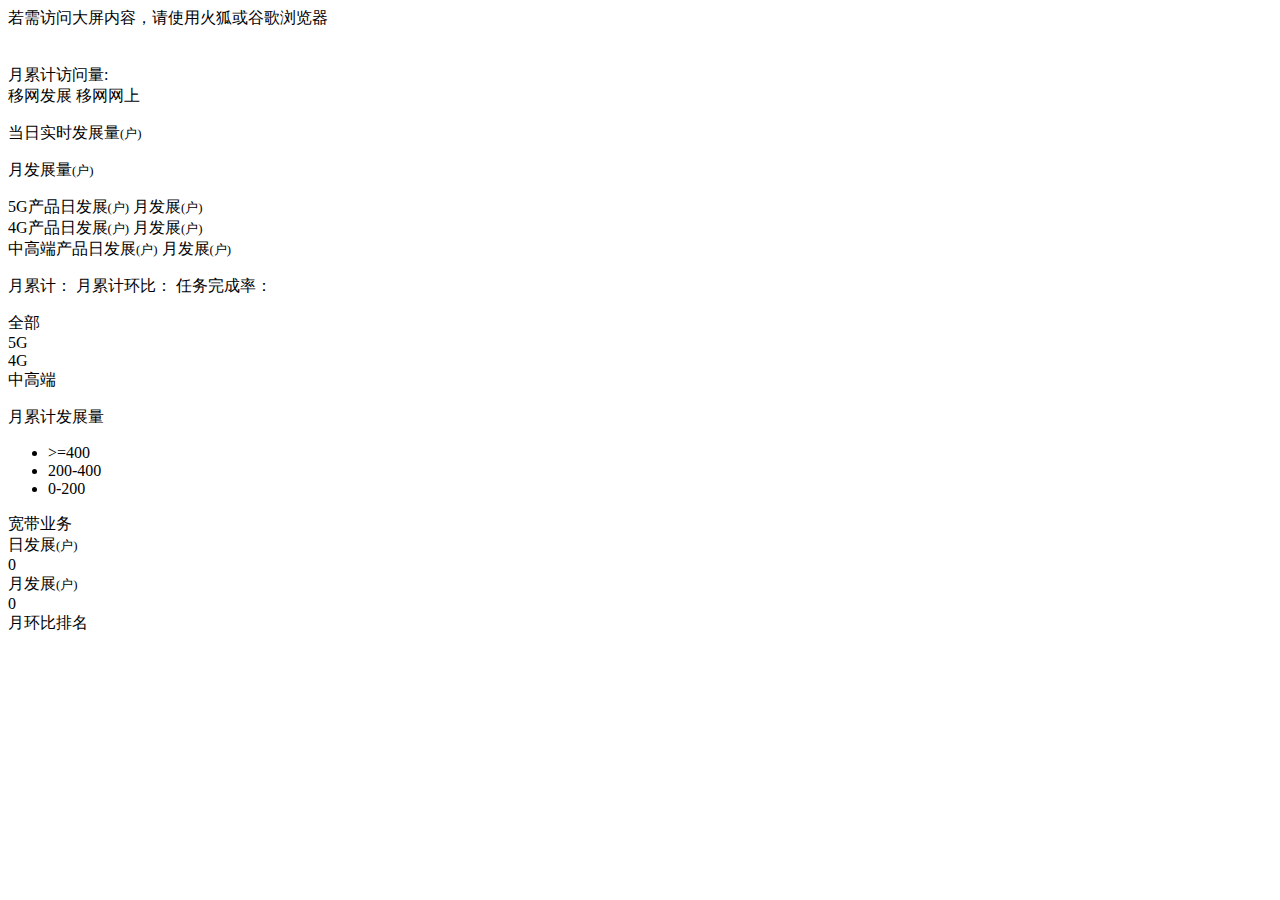
<file: daping/templates/index-shanxi2.html>
<!DOCTYPE html>
<html lang="en">
<head>
    <meta charset="UTF-8">
    <title>陕西大屏</title>

    <link rel="stylesheet" th:href="@{/css/index-all.css}"/>
    <!--<link rel="stylesheet" href="../static/css/index-all.css">-->
</head>
<body class="body-ry-bg">
<div class="isIe">
    若需访问大屏内容，请使用火狐或谷歌浏览器
</div>
<div class="index-div">
    <div class="index-title-div">
        <!--<img src="../static/images/bg_title.png" class="index-title-bg">-->
        <img id="title" th:src="@{/images/title-bg.png}" class="index-title-bg" alt=""/>
        <div class="index-title-fontDiv">
            <!--<img src="../static/images/title-bg-ry.png" class="index-title-font">-->
            <img th:src="@{/images/title-font.png}" class="index-title-font">
        </div>
        <div class="show-time"></div>
        <div class="show-visited">月累计访问量: <span id="monthVisited"></span> </div>
    </div>
    <!--左一-->
    <div class="index-left1-div">
        <!--左一上-->
        <div id="fzws">
            <div class="title">
                <span class="fz">移网发展</span>
                <span class="active ws">移网网上</span>
            </div>
            <div class="body">
                <div class="today">
                    <p class="title">当日实时发展量<span style="font-size: 0.8rem">(户)</span></p>
                    <div id="fzwsNum">
                    </div>
                </div>
                <div class="month">
                    <p class="title">月发展量<span style="font-size: 0.8rem;display: contents;">(户)</span>
                        <span class="num" id="total_month"></span>
                        <span class="rate down-rate"></span>
                    </p>
                    <div class="body" id="lineMonth"></div>
                </div>
            </div>
        </div>
        <!--左一下-->
        <div id="numList">
            <div>
                <span class="total-title">5G产品日发展<span style="font-size: 0.8rem">(户)</span></span>
                <span class="light-num" id="pro_01_day"></span>
                <span class="little-title">月发展<span style="font-size: 0.8rem">(户)</span></span>
                <span class="numbox">
                        <span class="num" id="pro_01_month"></span>
                        <span>&nbsp;</span>
                    <span class="rate down-rate" id="pro_01_month_rate"></span>
                    </span>
                <!--<div class="index-left1-down-hb">
                    <table>
                        <tr><td>任务完成率</td></tr>
                        <tr><td><span  class="rate down-rate" id="pro_01_rw_wcl">-10.25%</span></td></tr>
                        <tr><td>月累计环比</td></tr>
                        <tr><td><span class="rate down-rate" id="pro_01_month_rate"></span></td></tr>
                    </table>
                </div>-->
            </div>
            <div>
                <span class="total-title">4G产品日发展<span style="font-size: 0.8rem">(户)</span></span>
                <span class="light-num" id="pro_02_day"></span>
                <span class="little-title">月发展<span style="font-size: 0.8rem">(户)</span></span>
                <span class="numbox">
                        <span class="num" id="pro_02_month"></span>
                        <span>&nbsp;</span>
                    <span class="rate down-rate" id="pro_02_month_rate"></span>
                    </span>
                <!--<div class="index-left1-down-hb">
                    <table>
                        <tr><td>任务完成率</td></tr>
                        <tr><td><span  class="rate down-rate" id="pro_02_rw_wcl">-10.25%</span></td></tr>
                        <tr><td>月累计环比</td></tr>
                        <tr><td><span class="rate down-rate" id="pro_02_month_rate"></span></td></tr>
                    </table>
                </div>-->
            </div>
            <div>
                <span class="total-title">中高端产品日发展<span style="font-size: 0.8rem">(户)</span></span>
                <span class="light-num" id="pro_03_day"></span>
                <span class="little-title">
                    月发展<span style="font-size: 0.8rem">(户)</span>

                </span>
                <span class="numbox">
                        <span class="num" id="pro_03_month"></span>
                    <span>&nbsp;</span>
                    <span class="rate down-rate" id="pro_03_month_rate"></span>
                    </span>
                <!--<div class="index-left1-down-hb">
                    <table>
                        <tr><td>任务完成率</td></tr>
                        <tr><td><span  class="rate down-rate" id="pro_03_rw_wcl">-10.25%</span></td></tr>
                        <tr><td>月累计环比</td></tr>
                        <tr><td><span class="rate down-rate" id="pro_03_month_rate"></span></td></tr>
                    </table>
                </div>-->
            </div>
        </div>
    </div>
    <!--左二-->
    <div class="index-left2-div">
        <div class="index-left1-title">
        </div>
        <div class="index-left-content" id="timeChart"></div>
    </div>
    <!--左三-->
    <div class="index-left3-div">
        <div class="index-left2-title"></div>
        <div class="index-left-content" id="storeRankChart"></div>
    </div>
    <!--右一-->
    <div class="index-right1-div-cp" id="index-right1-div">
        <!-- 5.移网业务 -->
        <div id="ywyw">
            <div id="infos">
                <div class="info-title">
                    <p id="info-title"></p>
                    <p>
                            <span>月累计：
                                <span id="month_value"></span>
                            </span>
                        <span>月累计环比：
                                <span id="day_hb"></span>
                            </span>
                        <span id="rwWcl">任务完成率：
                                <span id="rw_wcl"></span>
                            </span>
                    </p>
                </div>
                <p class="chart-title"></p>
                <div class="topChart-div">
                    <div id="topChart"></div>
                </div>
            </div>
            <div id="map">
                <div id="mapContainer"></div>
                <div id="pieContainer"></div>
                <div id="mapLegend">
                    <div id="btns">
                        <div class="btn active">全部</div>
                        <div class="btn">5G</div>
                        <div class="btn">4G</div>
                        <div class="btn">中高端</div>
                    </div>
                    <div id="legend">
                        <p class="title">月累计发展量</p>
                        <ul>
                            <li>
                                <span class="color"></span>
                                <span class="item" id="mapRank3">>=400</span>
                            </li>
                            <li>
                                <span class="color"></span>
                                <span class="item" id="mapRank2">200-400</span>
                            </li>
                            <li>
                                <span class="color"></span>
                                <span class="item"  id="mapRank1">0-200</span>
                            </li>
                        </ul>
                    </div>
                </div>
            </div>
        </div>
    </div>
    <!--右二-->
    <div class="index-right2-div">
        <div class="index-right2-left" id="city"></div>
        <div class="index-right2-right" id="info">
            <div class="left">
                <div class="title">宽带业务</div>
                <div class="ctn">
                    <div class="bttop">
                        <div class="stitle">
                            <div class="tip"></div>
                            日发展<span style="font-size: 0.8rem">(户)</span>
                        </div>
                        <div class="light-num" id="kd_num">0</div>
                    </div>
                    <div class="bttop">
                        <div class="stitle">
                            <div class="tip"></div>
                            月发展<span style="font-size: 0.8rem">(户)</span>
                        </div>
                        <div class="light-num" id="kd_num_month">0</div>
                    </div>
                    <div class="btbottom">
                        <div class="stitle">
                            <span class="tip"></span>
                            月环比排名
                        </div>
                        <ul class="top-rank" id="kd_top3">
                        </ul>
                    </div>
                </div>
            </div>
        </div>
    </div>
</div>
</body>
<!--<script src="../static/js/jquery-1.11.3.js"></script>
<script src="../static/js/echarts.min.js"></script>
<script src="../static/js/shanxi.js"></script>
<script src="../static/js/index-shanxi.js"></script>-->

<script th:src="@{/js/jquery-1.11.3.js}"></script>
<script th:inline="javascript">
    function getExplorerInfo(){
        var ua = navigator.userAgent.toLocaleLowerCase();
        var browserType=null;
        if (ua.match(/msie/) != null || ua.match(/trident/) != null) {
            $('.isIe').css('display','block');
            browserType = "IE";
            browserVersion = ua.match(/msie ([\d.]+)/) != null ? ua.match(/msie ([\d.]+)/)[1] : ua.match(/rv:([\d.]+)/)[1];
            if(browserVersion==9.0||browserVersion==10.0||browserVersion==11.0){
                return { browserType: "IE" };
            }else{
                return { browserType: "IE8以下" };
            }

        } else if (ua.match(/firefox/) != null) {
            browserType = "火狐";
            return { browserType: "火狐" };
        }else if (ua.match(/ubrowser/) != null) {
            browserType = "UC";
            return { browserType: "UC" };
        }else if (ua.match(/opera/) != null) {
            browserType = "欧朋";
            return { browserType: "欧朋" };
        } else if (ua.match(/bidubrowser/) != null) {
            browserType = "百度";
            return { browserType: "百度" };
        }else if (ua.match(/metasr/) != null) {
            browserType = "搜狗";
            return { browserType: "搜狗" };
        }else if (ua.match(/tencenttraveler/) != null || ua.match(/qqbrowse/) != null) {
            browserType = "QQ";
            return { browserType: "QQ" };
        }else if (ua.match(/maxthon/) != null) {
            browserType = "遨游";
            return { browserType: "遨游" };
        }else if (ua.match(/chrome/) != null) {
            var is360 = _mime("type", "application/vnd.chromium.remoting-viewer");
            function _mime(option, value) {
                var mimeTypes = navigator.mimeTypes;
                for (var mt in mimeTypes) {
                    if (mimeTypes[mt][option] == value) {
                        return true;
                    }
                }
                return false;
            }
            if(is360){
                $('.isIe').css('display','block');
                browserType = '360';
            }else{
                browserType = '谷歌';
            }
            return { browserType: "360" };
        }else if (ua.match(/safari/) != null) {
            browserType = "Safari";
            return { browserType: "Safari" };
        }
    }
    getExplorerInfo();
</script>
<script th:src="@{/js/echarts.min.js}"></script>
<script th:src="@{/js/shanxi.js}"></script>
<script th:src="@{/js/index-shanxi.js}"></script>
</html>
</file>
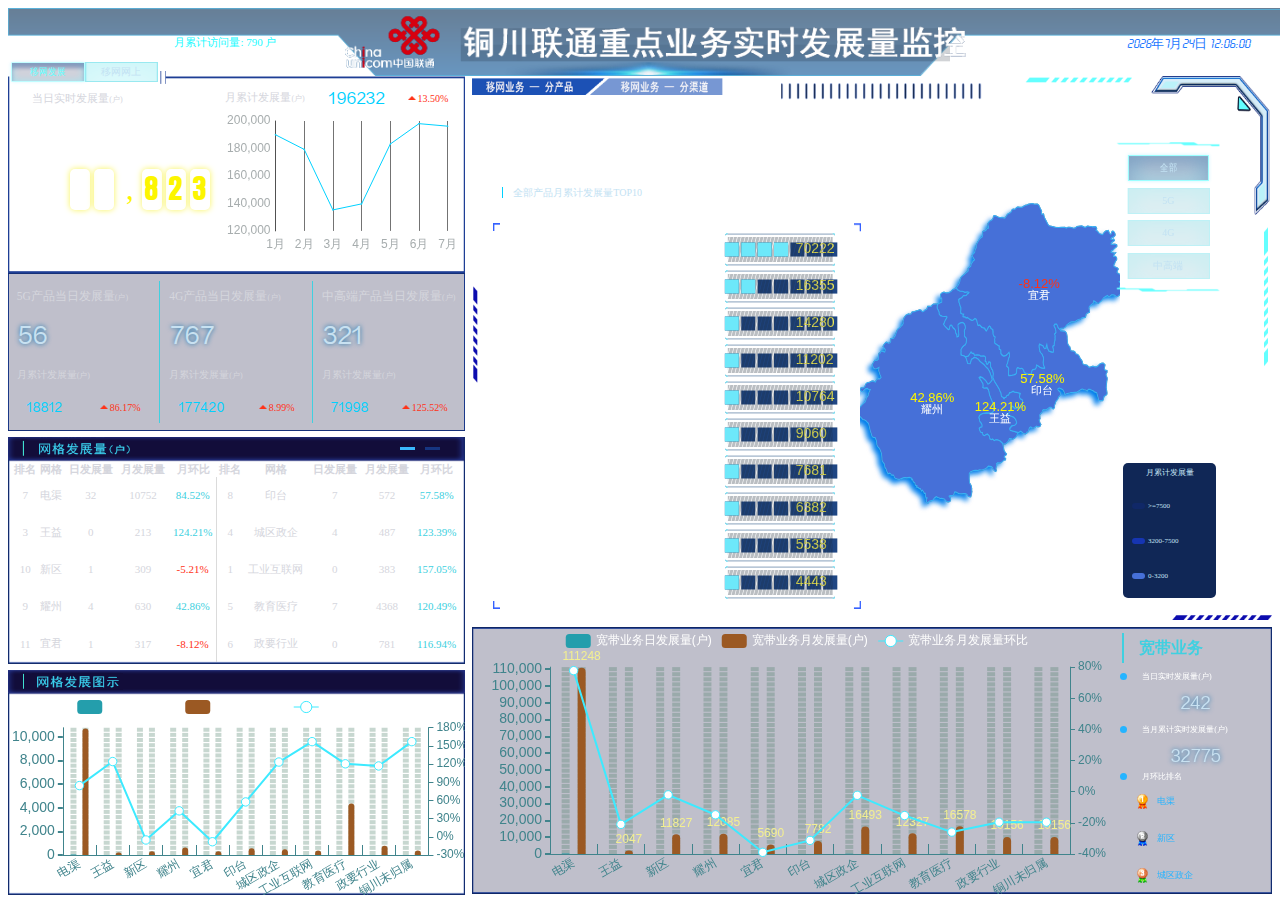
<file: daping/templates/index-tongchuan.html>
<!DOCTYPE html>
<html lang="en">
<head>
    <meta charset="UTF-8">
    <title>陕西大屏-铜川</title>

    <!--<link rel="stylesheet" href="../static/css/index.css">-->
    <link rel="stylesheet" href="../static/css/index-all.css">
</head>
<body>
<div class="isIe">
    若需访问大屏内容，请使用火狐或谷歌浏览器
</div>
<div class="index-div">
    <div class="index-title-div">
        <img src="../static/images/title-bg.png" class="index-title-bg">
        <div class="index-title-fontDiv">
            <img src="../static/images/title-font-tongchuan.png" class="index-title-font">
        </div>
        <div class="show-time"></div>
        <div class="show-visited">月累计访问量: <span id="monthVisited"></span> 户</div>
    </div>
    <!--左一-->
    <div class="index-left1-div">
        <!--左一上-->
        <div id="fzws">
            <div class="title">
                <span class="fz">移网发展</span>
                <span class="active ws">移网网上</span>
            </div>
            <div class="body">
                <div class="today">
                    <p class="title">当日实时发展量<span style="font-size: 0.8rem">(户)</span></p>
                    <div id="fzwsNum">
                    </div>
                </div>
                <div class="month">
                    <p class="title">月累计发展量<span style="font-size: 0.8rem;display: contents;">(户)</span>
                        <span class="num" id="total_month"></span>
                        <span class="rate down-rate"></span>
                    </p>
                    <div class="body" id="lineMonth"></div>
                </div>
            </div>
        </div>
        <!--左一下-->
        <div id="numList">
            <div>
                <span class="total-title">5G产品当日发展量<span style="font-size: 0.8rem">(户)</span></span>
                <span class="light-num" id="pro_01_day"></span>
                <span class="little-title">月累计发展量<span style="font-size: 0.8rem">(户)</span></span>
                <span class="numbox">
                        <span class="num" id="pro_01_month"></span>
                        <span class="rate up-rate" id="pro_01_month_rate"></span>
                    </span>
            </div>
            <div>
                <span class="total-title">4G产品当日发展量<span style="font-size: 0.8rem">(户)</span></span>
                <span class="light-num" id="pro_02_day"></span>
                <span class="little-title">月累计发展量<span style="font-size: 0.8rem">(户)</span></span>
                <span class="numbox">
                        <span class="num" id="pro_02_month"></span>
                        <span class="rate up-rate" id="pro_02_month_rate"></span>
                    </span>
            </div>
            <div>
                <span class="total-title">中高端产品当日发展量<span style="font-size: 0.8rem">(户)</span></span>
                <span class="light-num" id="pro_03_day"></span>
                <span class="little-title">月累计发展量<span style="font-size: 0.8rem">(户)</span></span>
                <span class="numbox">
                        <span class="num" id="pro_03_month"></span>
                        <span class="rate down-rate" id="pro_03_month_rate"></span>
                    </span>
            </div>
        </div>
    </div>
    <!--左二-->
    <div class="index-left2-div">
        <div class="index-left1-title-wg">
            <span id="table-tab1" class="index-left1-title-span"></span>
            <span id="table-tab0" class="index-left1-title-span table-tab"></span>
        </div>
        <div class="index-left-content" id="timeChart"></div>
    </div>
    <!--左三-->
    <div class="index-left3-div">
        <div class="index-left2-title-wg"></div>
        <div class="index-left-content" id="storeRankChart"></div>
    </div>
    <!--右一-->
    <div class="index-right1-div-cp" id="index-right1-div">
        <!-- 5.移网业务 -->
        <div id="ywyw">
            <div id="infos">
                <div class="info-title">
                    <p id="info-title"></p>
                    <p>
                            <span>月累计发展量：
                                <span id="month_value"></span>
                            </span>
                        <span>月累计环比：
                                <span id="day_hb"></span>
                            </span>
                    </p>
                </div>
                <p class="chart-title"></p>
                <div class="topChart-div">
                    <div id="topChart"></div>
                </div>
            </div>
            <div id="map">
                <div id="mapContainer"></div>
                <div id="pieContainer"></div>
                <div id="mapLegend">
                    <div id="btns">
                        <div class="btn active">全部</div>
                        <div class="btn">5G</div>
                        <div class="btn">4G</div>
                        <div class="btn">中高端</div>
                    </div>
                    <div id="legend">
                        <p class="title">月累计发展量</p>
                        <ul>
                            <li>
                                <span class="color"></span>
                                <span class="item" id="mapRank3">>=400</span>
                            </li>
                            <li>
                                <span class="color"></span>
                                <span class="item" id="mapRank2">200-400</span>
                            </li>
                            <li>
                                <span class="color"></span>
                                <span class="item"  id="mapRank1">0-200</span>
                            </li>
                        </ul>
                    </div>
                </div>
            </div>
        </div>
    </div>
    <!--右二-->
    <div class="index-right2-div">
        <div class="index-right2-left" id="city"></div>
        <div class="index-right2-right" id="info">
            <div class="left">
                <div class="title">宽带业务</div>
                <div class="ctn">
                    <div class="bttop">
                        <div class="stitle">
                            <div class="tip"></div>
                            当日实时发展量<span style="font-size: 0.8rem">(户)</span>
                        </div>
                        <div class="light-num" id="kd_num">0</div>
                    </div>
                    <div class="bttop">
                        <div class="stitle">
                            <div class="tip"></div>
                            当月累计实时发展量<span style="font-size: 0.8rem">(户)</span>
                        </div>
                        <div class="light-num" id="kd_num_month">0</div>
                    </div>
                    <div class="btbottom">
                        <div class="stitle">
                            <span class="tip"></span>
                            月环比排名
                        </div>
                        <ul class="top-rank" id="kd_top3">
                        </ul>
                    </div>
                </div>
            </div>
        </div>
    </div>
</div>
</body>
<script src="../static/js/jquery-1.11.3.js"></script>
<script src="../static/js/echarts.min.js"></script>
<script src="../static/js/tongchuan.js"></script>
<!--<script src="../static/js/shanxi.js"></script>-->
<script src="../static/js/index-tongchuan.js"></script>
</html>
</file>
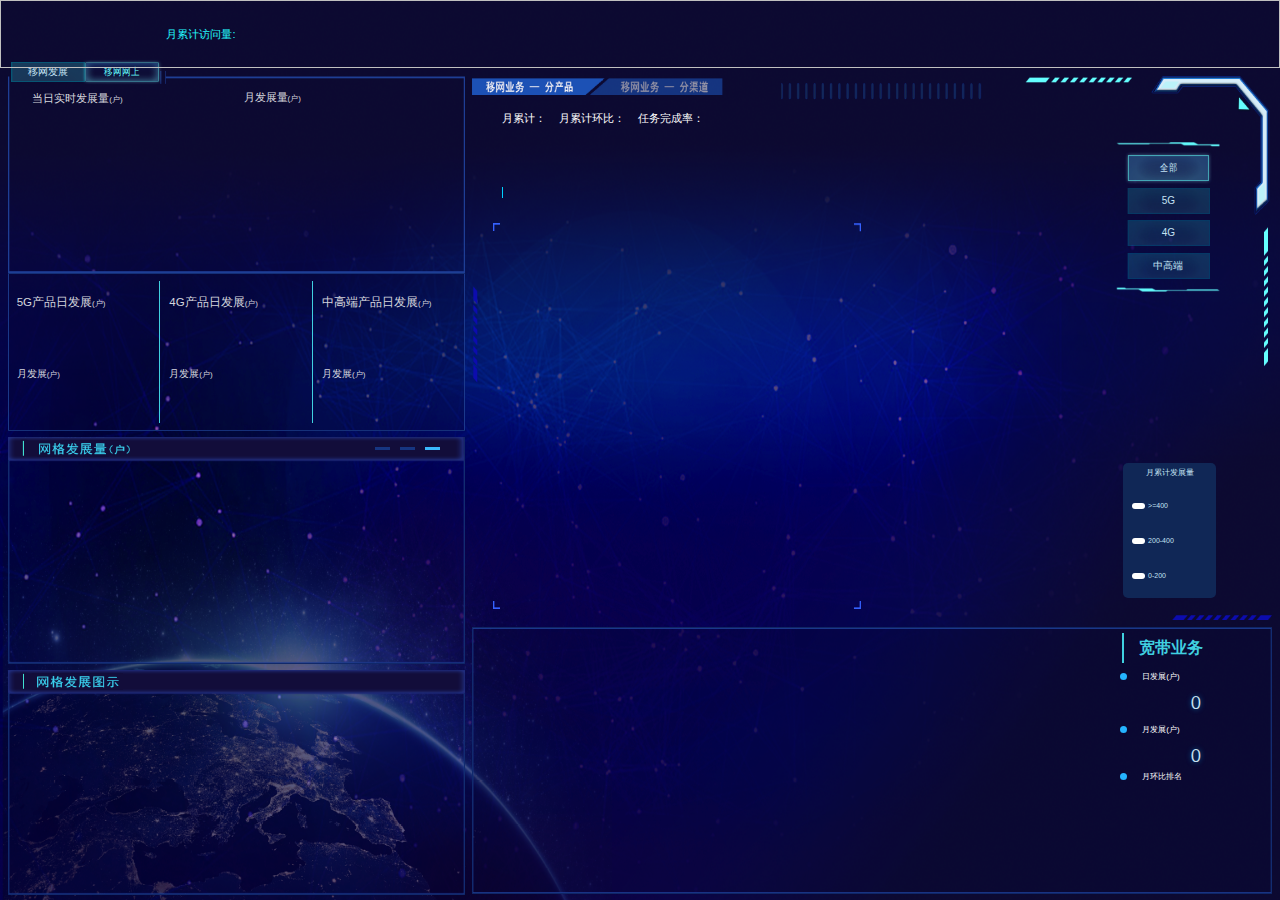
<file: daping/templates/index-yanAn.html>
<!DOCTYPE html>
<html lang="en">
<head>
    <meta charset="UTF-8">
    <title>陕西大屏-延安</title>

    <!--<link rel="stylesheet" th:href="@{/css/index-all.css}"/>-->
    <link rel="stylesheet" href="../static/css/index-all.css">
</head>
<body class="body-bg">
<div class="isIe">
    若需访问大屏内容，请使用火狐或谷歌浏览器
</div>
<div class="index-div">
    <div class="index-title-div">
        <!--<img src="../static/images/title-bg.png" class="index-title-bg">-->
        <img id="title" th:src="@{/images/title-bg.png}"  class="index-title-bg"/>
        <div class="index-title-fontDiv">
            <!--<img src="../static/images/title-font-yanan.png" class="index-title-font">-->
            <img th:src="@{/images/title-font-yanan.png}" class="index-title-font">
        </div>
        <div class="show-time"></div>
        <div class="show-visited">月累计访问量: <span id="monthVisited"></span> </div>
    </div>
    <!--左一-->
    <div class="index-left1-div">
        <!--左一上-->
        <div id="fzws">
            <div class="title">
                <span class="fz">移网发展</span>
                <span class="active ws">移网网上</span>
            </div>
            <div class="body">
                <div class="today">
                    <p class="title">当日实时发展量<span style="font-size: 0.8rem">(户)</span></p>
                    <div id="fzwsNum">
                    </div>
                </div>
                <div class="month">
                    <p class="title">月发展量<span style="font-size: 0.8rem;display: contents;">(户)</span>
                        <span class="num" id="total_month"></span>
                        <span class="rate down-rate"></span>
                    </p>
                    <div class="body" id="lineMonth"></div>
                </div>
            </div>
        </div>
        <!--左一下-->
        <div id="numList">
            <div>
                <span class="total-title">5G产品日发展<span style="font-size: 0.8rem">(户)</span></span>
                <span class="light-num" id="pro_01_day"></span>
                <span class="little-title">月发展<span style="font-size: 0.8rem">(户)</span></span>
                <span class="numbox">
                        <span class="num" id="pro_01_month"></span>
                        <span class="rate up-rate" id="pro_01_month_rate"></span>
                    </span>
            </div>
            <div>
                <span class="total-title">4G产品日发展<span style="font-size: 0.8rem">(户)</span></span>
                <span class="light-num" id="pro_02_day"></span>
                <span class="little-title">月发展<span style="font-size: 0.8rem">(户)</span></span>
                <span class="numbox">
                        <span class="num" id="pro_02_month"></span>
                        <span class="rate up-rate" id="pro_02_month_rate"></span>
                    </span>
            </div>
            <div>
                <span class="total-title">中高端产品日发展<span style="font-size: 0.8rem">(户)</span></span>
                <span class="light-num" id="pro_03_day"></span>
                <span class="little-title">月发展<span style="font-size: 0.8rem">(户)</span></span>
                <span class="numbox">
                        <span class="num" id="pro_03_month"></span>
                        <span class="rate down-rate" id="pro_03_month_rate"></span>
                    </span>
            </div>
        </div>
    </div>
    <!--左二-->
    <div class="index-left2-div">
        <div class="index-left1-title-wg">
            <span id="table-tab2" class="index-left1-title-span table-tab"></span>
            <span id="table-tab1" class="index-left1-title-span"></span>
            <span id="table-tab0" class="index-left1-title-span"></span>
        </div>
        <div class="index-left-content" id="timeChart"></div>
    </div>
    <!--左三-->
    <div class="index-left3-div">
        <div class="index-left2-title-wg"></div>
        <div class="index-left-content" id="storeRankChart"></div>
    </div>
    <!--右一-->
    <div class="index-right1-div-cp" id="index-right1-div">
        <!-- 5.移网业务 -->
        <div id="ywyw">
            <div id="infos">
                <div class="info-title">
                    <p id="info-title"></p>
                    <p>
                            <span>月累计：
                                <span id="month_value"></span>
                            </span>
                        <span>月累计环比：
                                <span id="day_hb"></span>
                            </span>
                        <span id="rwWcl">任务完成率：
                                <span id="rw_wcl"></span>
                            </span>
                    </p>
                </div>
                <p class="chart-title"></p>
                <div class="topChart-div">
                    <div id="topChart"></div>
                </div>
            </div>
            <div id="map">
                <div id="mapContainer"></div>
                <div id="pieContainer"></div>
                <div id="mapLegend">
                    <div id="btns">
                        <div class="btn active">全部</div>
                        <div class="btn">5G</div>
                        <div class="btn">4G</div>
                        <div class="btn">中高端</div>
                    </div>
                    <div id="legend">
                        <p class="title">月累计发展量</p>
                        <ul>
                            <li>
                                <span class="color"></span>
                                <span class="item" id="mapRank3">>=400</span>
                            </li>
                            <li>
                                <span class="color"></span>
                                <span class="item" id="mapRank2">200-400</span>
                            </li>
                            <li>
                                <span class="color"></span>
                                <span class="item"  id="mapRank1">0-200</span>
                            </li>
                        </ul>
                    </div>
                </div>
            </div>
        </div>
    </div>
    <!--右二-->
    <div class="index-right2-div">
        <div class="index-right2-left" id="city"></div>
        <div class="index-right2-right" id="info">
            <div class="left">
                <div class="title">宽带业务</div>
                <div class="ctn">
                    <div class="bttop">
                        <div class="stitle">
                            <div class="tip"></div>
                            日发展<span style="font-size: 0.8rem">(户)</span>
                        </div>
                        <div class="light-num" id="kd_num">0</div>
                    </div>
                    <div class="bttop">
                        <div class="stitle">
                            <div class="tip"></div>
                            月发展<span style="font-size: 0.8rem">(户)</span>
                        </div>
                        <div class="light-num" id="kd_num_month">0</div>
                    </div>
                    <div class="btbottom">
                        <div class="stitle">
                            <span class="tip"></span>
                            月环比排名
                        </div>
                        <ul class="top-rank" id="kd_top3">
                        </ul>
                    </div>
                </div>
            </div>
        </div>
    </div>
</div>
</body>
<script src="../static/js/jquery-1.11.3.js"></script>
<script src="../static/js/echarts.min.js"></script>
<script src="../static/js/yanan.js"></script>
<script src="../static/js/index-yanAn.js"></script>
<!--<script th:src="@{/js/jquery-1.11.3.js}"></script>
<script th:inline="javascript">
    function getExplorerInfo(){
        var ua = navigator.userAgent.toLocaleLowerCase();
        var browserType=null;
        if (ua.match(/msie/) != null || ua.match(/trident/) != null) {
            $('.isIe').css('display','block');
            browserType = "IE";
            browserVersion = ua.match(/msie ([\d.]+)/) != null ? ua.match(/msie ([\d.]+)/)[1] : ua.match(/rv:([\d.]+)/)[1];
            if(browserVersion==9.0||browserVersion==10.0||browserVersion==11.0){
                return { browserType: "IE" };
            }else{
                return { browserType: "IE8以下" };
            }

        } else if (ua.match(/firefox/) != null) {
            browserType = "火狐";
            return { browserType: "火狐" };
        }else if (ua.match(/ubrowser/) != null) {
            browserType = "UC";
            return { browserType: "UC" };
        }else if (ua.match(/opera/) != null) {
            browserType = "欧朋";
            return { browserType: "欧朋" };
        } else if (ua.match(/bidubrowser/) != null) {
            browserType = "百度";
            return { browserType: "百度" };
        }else if (ua.match(/metasr/) != null) {
            browserType = "搜狗";
            return { browserType: "搜狗" };
        }else if (ua.match(/tencenttraveler/) != null || ua.match(/qqbrowse/) != null) {
            browserType = "QQ";
            return { browserType: "QQ" };
        }else if (ua.match(/maxthon/) != null) {
            browserType = "遨游";
            return { browserType: "遨游" };
        }else if (ua.match(/chrome/) != null) {
            var is360 = _mime("type", "application/vnd.chromium.remoting-viewer");
            function _mime(option, value) {
                var mimeTypes = navigator.mimeTypes;
                for (var mt in mimeTypes) {
                    if (mimeTypes[mt][option] == value) {
                        return true;
                    }
                }
                return false;
            }
            if(is360){
                $('.isIe').css('display','block');
                browserType = '360';
            }else{
                browserType = '谷歌';
            }
            return { browserType: "360" };
        }else if (ua.match(/safari/) != null) {
            browserType = "Safari";
            return { browserType: "Safari" };
        }
    }
    getExplorerInfo();
</script>
<script th:src="@{/js/echarts.min.js}"></script>
<script th:src="@{/js/yanan.js}"></script>
<script th:src="@{/js/index-yanAn.js}"></script>-->

</html>
</file>
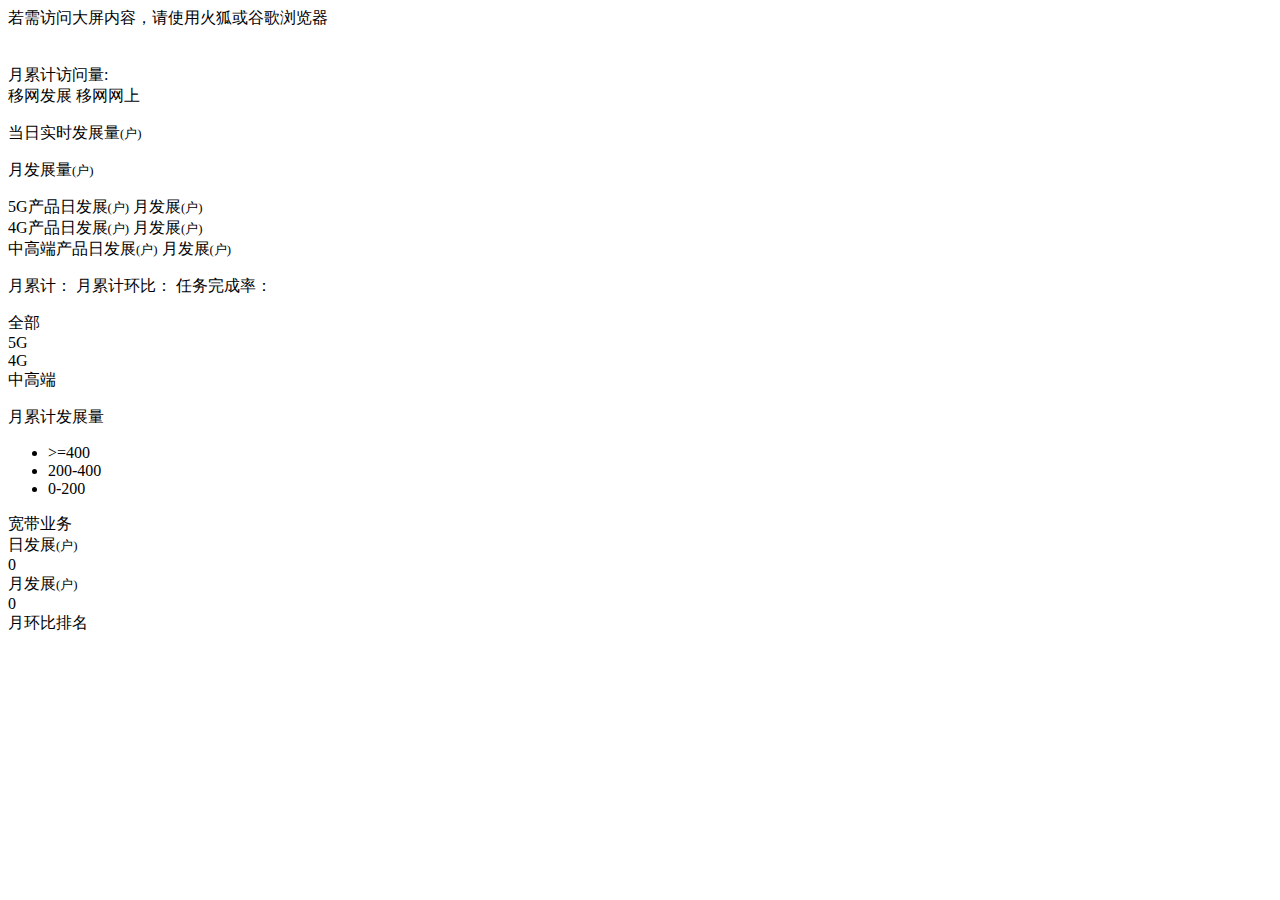
<file: daping/templates/index-yulin.html>
<!DOCTYPE html>
<html lang="en">
<head>
    <meta charset="UTF-8">
    <title>陕西大屏-榆林</title>

    <link rel="stylesheet" th:href="@{/css/index-all.css}"/>
    <!--<link rel="stylesheet" href="../static/css/index-all.css">-->
</head>
<body class="body-bg">
<div class="isIe">
    若需访问大屏内容，请使用火狐或谷歌浏览器
</div>
<div class="index-div">
    <div class="index-title-div">
        <!--<img src="../static/images/title-bg.png" class="index-title-bg">-->
        <img id="title" th:src="@{/images/title-bg.png}"  class="index-title-bg"/>
        <div class="index-title-fontDiv">
            <!--<img src="../static/images/title-font-yulin.png" class="index-title-font">-->
            <img th:src="@{/images/title-font-yulin.png}" class="index-title-font">
        </div>
        <div class="show-time"></div>
        <div class="show-visited">月累计访问量: <span id="monthVisited"></span> </div>
    </div>
    <!--左一-->
    <div class="index-left1-div">
        <!--左一上-->
        <div id="fzws">
            <div class="title">
                <span class="fz">移网发展</span>
                <span class="active ws">移网网上</span>
            </div>
            <div class="body">
                <div class="today">
                    <p class="title">当日实时发展量<span style="font-size: 0.8rem">(户)</span></p>
                    <div id="fzwsNum">
                    </div>
                </div>
                <div class="month">
                    <p class="title">月发展量<span style="font-size: 0.8rem;display: contents;">(户)</span>
                        <span class="num" id="total_month"></span>
                        <span class="rate down-rate"></span>
                    </p>
                    <div class="body" id="lineMonth"></div>
                </div>
            </div>
        </div>
        <!--左一下-->
        <div id="numList">
            <div>
                <span class="total-title">5G产品日发展<span style="font-size: 0.8rem">(户)</span></span>
                <span class="light-num" id="pro_01_day"></span>
                <span class="little-title">月发展<span style="font-size: 0.8rem">(户)</span></span>
                <span class="numbox">
                        <span class="num" id="pro_01_month"></span>
                        <span class="rate up-rate" id="pro_01_month_rate"></span>
                    </span>
            </div>
            <div>
                <span class="total-title">4G产品日发展<span style="font-size: 0.8rem">(户)</span></span>
                <span class="light-num" id="pro_02_day"></span>
                <span class="little-title">月发展<span style="font-size: 0.8rem">(户)</span></span>
                <span class="numbox">
                        <span class="num" id="pro_02_month"></span>
                        <span class="rate up-rate" id="pro_02_month_rate"></span>
                    </span>
            </div>
            <div>
                <span class="total-title">中高端产品日发展<span style="font-size: 0.8rem">(户)</span></span>
                <span class="light-num" id="pro_03_day"></span>
                <span class="little-title">月发展<span style="font-size: 0.8rem">(户)</span></span>
                <span class="numbox">
                        <span class="num" id="pro_03_month"></span>
                        <span class="rate down-rate" id="pro_03_month_rate"></span>
                    </span>
            </div>
        </div>
    </div>
    <!--左二-->
    <div class="index-left2-div">
        <div class="index-left1-title-wg">
            <span id="table-tab3" class="index-left1-title-span table-tab"></span>
            <span id="table-tab2" class="index-left1-title-span"></span>
            <span id="table-tab1" class="index-left1-title-span"></span>
            <span id="table-tab0" class="index-left1-title-span"></span>
        </div>
        <div class="index-left-content" id="timeChart"></div>
    </div>
    <!--左三-->
    <div class="index-left3-div">
        <div class="index-left2-title-wg"></div>
        <div class="index-left-content" id="storeRankChart"></div>
    </div>
    <!--右一-->
    <div class="index-right1-div-cp" id="index-right1-div">
        <!-- 5.移网业务 -->
        <div id="ywyw">
            <div id="infos">
                <div class="info-title">
                    <p id="info-title"></p>
                    <p>
                            <span>月累计：
                                <span id="month_value"></span>
                            </span>
                        <span>月累计环比：
                                <span id="day_hb"></span>
                            </span>
                        <span id="rwWcl">任务完成率：
                                <span id="rw_wcl"></span>
                            </span>
                    </p>
                </div>
                <p class="chart-title"></p>
                <div class="topChart-div">
                    <div id="topChart"></div>
                </div>
            </div>
            <div id="map">
                <div id="mapContainer"></div>
                <div id="pieContainer"></div>
                <div id="mapLegend">
                    <div id="btns">
                        <div class="btn active">全部</div>
                        <div class="btn">5G</div>
                        <div class="btn">4G</div>
                        <div class="btn">中高端</div>
                    </div>
                    <div id="legend">
                        <p class="title">月累计发展量</p>
                        <ul>
                            <li>
                                <span class="color"></span>
                                <span class="item" id="mapRank3">>=400</span>
                            </li>
                            <li>
                                <span class="color"></span>
                                <span class="item" id="mapRank2">200-400</span>
                            </li>
                            <li>
                                <span class="color"></span>
                                <span class="item"  id="mapRank1">0-200</span>
                            </li>
                        </ul>
                    </div>
                </div>
            </div>
        </div>
    </div>
    <!--右二-->
    <div class="index-right2-div">
        <div class="index-right2-left" id="city"></div>
        <div class="index-right2-right" id="info">
            <div class="left">
                <div class="title">宽带业务</div>
                <div class="ctn">
                    <div class="bttop">
                        <div class="stitle">
                            <div class="tip"></div>
                            日发展<span style="font-size: 0.8rem">(户)</span>
                        </div>
                        <div class="light-num" id="kd_num">0</div>
                    </div>
                    <div class="bttop">
                        <div class="stitle">
                            <div class="tip"></div>
                            月发展<span style="font-size: 0.8rem">(户)</span>
                        </div>
                        <div class="light-num" id="kd_num_month">0</div>
                    </div>
                    <div class="btbottom">
                        <div class="stitle">
                            <span class="tip"></span>
                            月环比排名
                        </div>
                        <ul class="top-rank" id="kd_top3">
                        </ul>
                    </div>
                </div>
            </div>
        </div>
    </div>
</div>
</body>
<!--<script src="../static/js/jquery-1.11.3.js"></script>
<script src="../static/js/echarts.min.js"></script>
<script src="../static/js/yulin.js"></script>
<script src="../static/js/index-yulin.js"></script>-->
<script th:src="@{/js/jquery-1.11.3.js}"></script>
<script th:inline="javascript">
    function getExplorerInfo(){
        var ua = navigator.userAgent.toLocaleLowerCase();
        var browserType=null;
        if (ua.match(/msie/) != null || ua.match(/trident/) != null) {
            $('.isIe').css('display','block');
            browserType = "IE";
            browserVersion = ua.match(/msie ([\d.]+)/) != null ? ua.match(/msie ([\d.]+)/)[1] : ua.match(/rv:([\d.]+)/)[1];
            if(browserVersion==9.0||browserVersion==10.0||browserVersion==11.0){
                return { browserType: "IE" };
            }else{
                return { browserType: "IE8以下" };
            }

        } else if (ua.match(/firefox/) != null) {
            browserType = "火狐";
            return { browserType: "火狐" };
        }else if (ua.match(/ubrowser/) != null) {
            browserType = "UC";
            return { browserType: "UC" };
        }else if (ua.match(/opera/) != null) {
            browserType = "欧朋";
            return { browserType: "欧朋" };
        } else if (ua.match(/bidubrowser/) != null) {
            browserType = "百度";
            return { browserType: "百度" };
        }else if (ua.match(/metasr/) != null) {
            browserType = "搜狗";
            return { browserType: "搜狗" };
        }else if (ua.match(/tencenttraveler/) != null || ua.match(/qqbrowse/) != null) {
            browserType = "QQ";
            return { browserType: "QQ" };
        }else if (ua.match(/maxthon/) != null) {
            browserType = "遨游";
            return { browserType: "遨游" };
        }else if (ua.match(/chrome/) != null) {
            var is360 = _mime("type", "application/vnd.chromium.remoting-viewer");
            function _mime(option, value) {
                var mimeTypes = navigator.mimeTypes;
                for (var mt in mimeTypes) {
                    if (mimeTypes[mt][option] == value) {
                        return true;
                    }
                }
                return false;
            }
            if(is360){
                $('.isIe').css('display','block');
                browserType = '360';
            }else{
                browserType = '谷歌';
            }
            return { browserType: "360" };
        }else if (ua.match(/safari/) != null) {
            browserType = "Safari";
            return { browserType: "Safari" };
        }
    }
    getExplorerInfo();
</script>
<script th:src="@{/js/echarts.min.js}"></script>
<script th:src="@{/js/yulin.js}"></script>
<script th:src="@{/js/index-yulin.js}"></script>

</html>
</file>
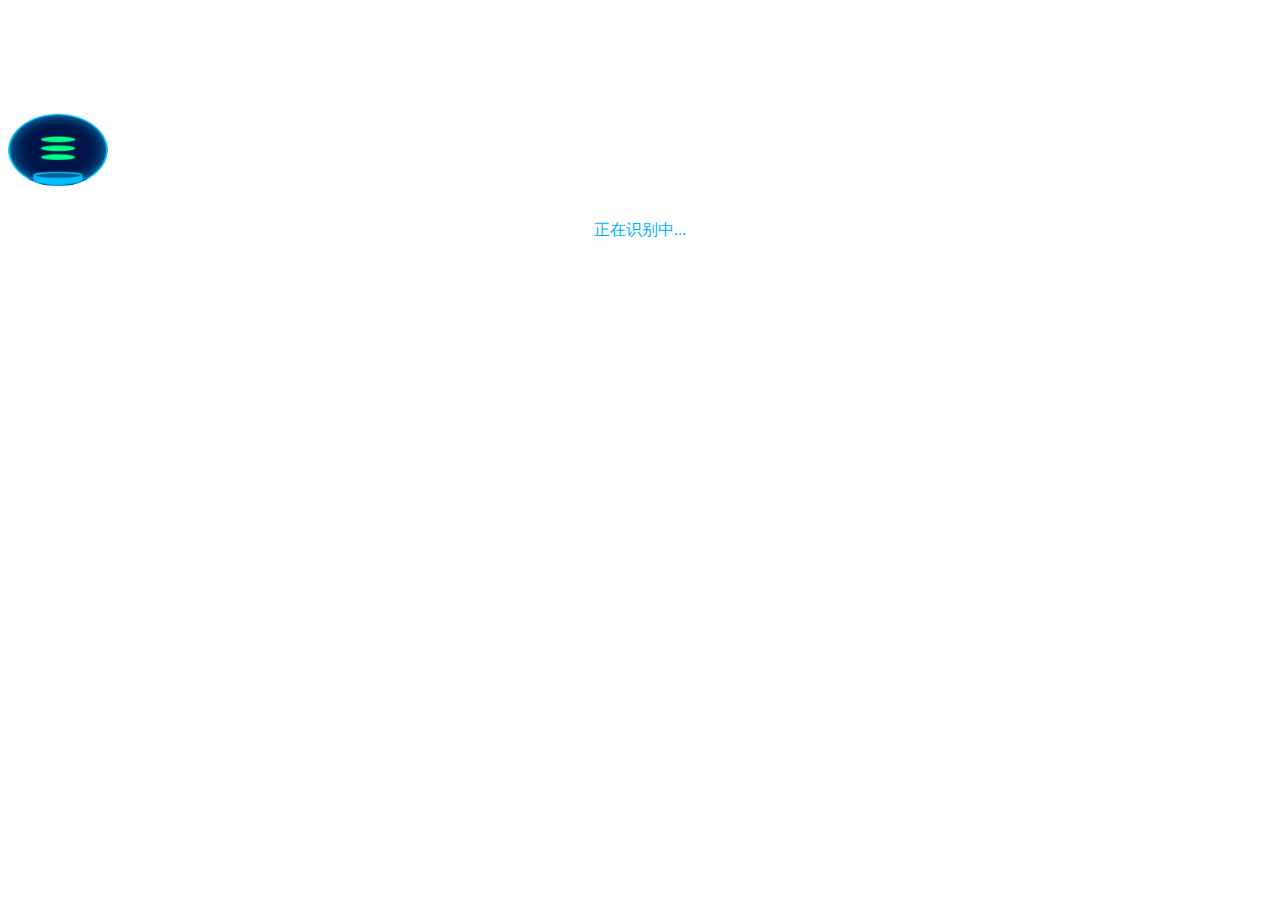
<file: daping/templates/test.html>
<!doctype html>
<html lang="en">
<head>
    <meta charset="UTF-8">
    <meta name="Generator" content="EditPlus®">
    <meta name="Author" content="">
    <meta name="Keywords" content="">
    <meta name="Description" content="">
    <title>边缘线条转圈效果</title>
</head>
<style>
    .gif_pic{
        text-align: center ;
        margin-top: 100px;
    }
    @-webkit-keyframes rotation{
        from { -webkit-transform: rotate(0deg);}
        to { -webkit-transform: rotate(360deg); }
    }
    .add_pic{
        -webkit-transform: rotate(360deg);
        animation: rotation 3s linear infinite;
        - moz-animation: rotation 3s linear infinite;
        -webkit-animation: rotation 3s linear infinite ;
        -o-animation: rotation 3s linear infinite;
    }
    .test{

        transform-style: flat|preserve-3d;

        transform-style: flat;
        transform-style: preserve-3d;
        -webkit-transform: rotateX(-33.5deg) rotateY(45deg);
        transform: rotateX(-43.5deg)
    }
    .img{ border-radius: 250px;}
    .loading_gif_text{
        margin-top: 20px;
        color: #00b0ff;
        font-size: 16px;
    }
</style>
<body>
<div class="gif_pic">
    <div style="width: 100px;height: 100px;" class="test">
        <img class="add_pic img" src="../static/images/threeControl/xrxc_icon_ylj.png" width="100" height= "100" /> </div>
    <div class="loading_gif_text">正在识别中...</div>
</div>
</body>
</html>
</file>
<file: daping/static/css/index-all.css>
@font-face {
    font-family: 'lcdd';
    src: url('../font/LcdD.ttf');
}
@font-face {
    font-family: 'auraregular';
    src: url('../font/aura-webfont.woff2') format('woff2'), url('../font/aura-webfont.woff') format('woff');
    font-weight: normal;
    font-style: normal;
}
@font-face {
    font-family: 'fzlth';
    src: url('../font/fzlthj_0-webfont.woff2') format('woff2'), url('../font/fzlthj_0-webfont.woff') format('woff');
    font-weight: normal;
    font-style: normal;
}
@media screen and (min-width:2049px){
    html{
        height: 100%;
        font-size: 20px;
        color: #1D1C1C;
    }
}

@media screen and (min-width:1921px) and (max-width: 2048px){
    html{
        height: 100%;
        font-size: 16px;
        color: #1D1C1C;
    }
}

@media screen and (min-width: 1441px) and (max-width: 1920px){
    html{
        height: 100%;
        font-size: 14px;
        color: #1D1C1C;
    }
}

@media screen and (min-width: 1367px) and (max-width: 1440px){
    html{
        height: 100%;
        font-size: 11px;
        color: #1D1C1C;
    }
}

@media screen and (min-width: 1221px) and (max-width: 1366px){
    html{
        height: 100%;
        font-size: 10px;
        color: #1D1C1C;
    }
}

@media screen and (max-width: 1220px){
    html{
        height: 100%;
        font-size: 9px;
        color: #1D1C1C;
    }
}

ul, li, p, h1, h2, h3, h4, h5, h6, dl, dt, dd {
    margin: 0;
    padding: 0;
    border: none;
    list-style: none;
}

.body-bg{
    margin: 0;
    width: 100%;
    height: 100%;
    font-family: "microsoft yahei", Arial, Helvetica, sans-serif;
    color: #333;
    background: url(../images/bg.png) no-repeat;
    background-size: 100% 100%;
    /*background-image: url(../images/test01.png);*/
}

.body-ry-bg{
    margin: 0;
    width: 100%;
    height: 100%;
    font-family: "microsoft yahei", Arial, Helvetica, sans-serif;
    color: #333;
    background-color: #02092d;
}

.isIe{
    display: none;
    z-index: 999;
    background-color: white;
    color: red;
    font-size: 2rem;
    text-align: center;
    position: absolute;
    line-height: 20rem;
    width: 100%;
    height: 100%;
}

.index-title-div{
    position: absolute;
    height: 7.6%;
    width: 100%;
}

.index-title-fontDiv{
    position: absolute;
    width: 100%;
    height: 100%;
    top: 0;
    left: 0;
    z-index: 11;
    text-align: center;
}

.index-title-font{
    height: 100%;
    margin: 0 auto;
}

.index-title-bg{
    position: absolute;
    width: 100%;
    height: 100%;
    top: 0;
    left: 0;
    z-index: 10;
}

.show-time{
    position: absolute;
    right: 3%;
    top: 40%;
    font-family: lcdd;
    color: #2579ff;
    font-size: 1.3rem;
}

.show-visited{
    position: absolute;
    left: 13%;
    top: 40%;
    font-size: 1.1rem;
    color: #24faff;
}

.shadow {
    -moz-box-shadow: 0 0 6px #f9f457;
    -webkit-box-shadow: 0 0 6px #f9f457;
    box-shadow: 0 0 6px #f9f457;
    padding: 0.2rem 0.1rem;
    border-radius: 0.5rem;
    margin-right: 0.4rem;
    width: 1.8rem;
    height: 3.7rem;
    text-align: center;
    font-family: 'auraregular';
}

.text-shadow {
    font-family: 'fzlth';
    text-shadow: 0 0 5px #096dab;
    color: #c8e1f1;
}

.index-right1-div{
    position: absolute;
    width: 62.5%;
    height: 60.5%;
    background: url(../images/map_bg_noBoder.png) no-repeat;
    background-size: 100% 100%;
    top: 8.4%;
    right: 0.6%;
}

.index-right1-div-cp{
    position: absolute;
    width: 62.5%;
    height: 60.5%;
    background: url(../images/map_bg_noBoder_cp.png) no-repeat;
    background-size: 100% 100%;
    top: 8.4%;
    right: 0.6%;
}

.index-right1-div-qd{
    position: absolute;
    width: 62.5%;
    height: 60.5%;
    background: url(../images/map_bg_noBoder_qd.png) no-repeat;
    background-size: 100% 100%;
    top: 8.4%;
    right: 0.6%;
}

.index-right2-div{
    position: absolute;
    width: 62.5%;
    height: 29.7%;
    background: url(../images/zhwj+kd_bg.png) no-repeat;
    background-size: 100% 100%;
    top: 69.7%;
    right: 0.6%;
}

.index-left1-div{
    position: absolute;
    width: 35.7%;
    height: 40%;
    top: 7.9%;
    left: 0.6%;
}

.index-left2-div{
    position: absolute;
    width: 35.7%;
    height: 25.3%;
    top: 48.5%;
    left: 0.6%;
}

.index-left3-div{
    position: absolute;
    width: 35.7%;
    height: 25%;
    top: 74.4%;
    left: 0.6%;
}

#fzws {
    position: absolute;
    top: 0;
    width: 100%;
    height: 56%;
    background: url(../images/fzws_bg.png) no-repeat;
    background-size: 100% 100%;
    /*background-position-y: 1.2rem;*/
}
#fzws > .title {
    width: 32.19%;
    height: 2rem;
    font-size: 1rem;
    margin: 0 0.75%;
    display: flex;
    top: -0.95rem;
    position: relative;
}
#fzws > .title > span {
    width: 50%;
    line-height: 2rem;
    background: no-repeat 0 0;
    background-size: 100% 100%;
    text-align: center;
    background-image: url(../images/faws_btn.png);
    color: #c3e2f3;
}
#fzws > .title > .span:nth-child(1) {
    left: 0;
}
#fzws > .title > .span:nth-child(2) {
    right: 0;
}
#fzws > .title > span.active {
    background-image: url(../images/faws_btn_active.png);
    color: #64ffff;
    transform: scale(1.1, 1.29);
    font-size: 0.8rem;
}
#fzws > .body {
    width: 100%;
    padding: 1%;
    box-sizing: border-box;
    display: flex;
    height: 100%;
    top: -1rem;
    position: relative;
    height: -moz-calc(100% - 1rem);
    height: -webkit-calc(100% - 1rem);
    height: calc(100% - 1rem);
}
#lineMonth{
    height: -moz-calc(100% - 2.5rem);
    height: -webkit-calc(100% - 2.5rem);
    height: calc(100% - 2.5rem);
}
#fzws > .body .today {
    width: 45%;
}
#fzws > .body .today > .title {
    line-height: 2.5rem;
    height: 2.5rem;
    font-size: 1.14rem;
    color: #d5d6dd;
    padding-left: 2rem;
}
#fzws > .body .today > #fzwsNum {
    display: flex;
    justify-content: center;
    align-items: center;
    justify-content: flex-end;
    font-size: 3.07rem;
    color: #fcf500;
    height: calc(100% - 2.5rem);
}
#fzws > .body .today .dh {
    padding: 0 8px;
}
#fzws > .body .month {
    width: 55%;
}
#fzws > .body .month > .title {
    line-height: 2.5rem;
    height: 2.5rem;
    font-size: 1.14rem;
    color: #d5d6dd;
    padding-left: 2rem;
    display: flex;
    justify-content: center;
    align-items: center;
    padding-left: 0;
    justify-content: space-around;
}
#fzws > .body .month > .title > .num {
    font-family: 'fzlth';
    color: #00d1ff;
    font-size: 1.5rem;
}
#fzws > .body .month > .title > .up-rate {
    color: #ff3116;
    font-size: 1rem;
    padding-left: 1rem;
    background: url(../images/arrow_drop.png) no-repeat 0 50%;
    background-size: 0.8rem;
}
#fzws > .body .month > .title > .down-rate {
    color: #40d0e0;
    font-size: 1rem;
    padding-left: 1rem;
    background: url(../images/arrow_up.png) no-repeat 0 50%;
    background-size: 0.8rem;
}

#numList{
    position: absolute;
    top: 56%;
    width: 100%;
    height: 44%;
    padding: 0.8rem 0;
    background: no-repeat 0 0;
    background-size: 100% 100%;
    display: flex;
    align-items: center;
    box-sizing: border-box;
    background-image: url(../images/zhwj+kd_bg.png);
}

/*#numList {
    width: 100%;
    padding: 0.8rem 0;
    background: no-repeat 0 0;
    background-size: 100% 100%;
    display: flex;
    align-items: center;
    box-sizing: border-box;
    background-image: url(../images/zhwj+kd_bg.png);
}*/
#numList > div {
    position: relative;
    width: 33.3%;
    border-right: 1px solid #40d0e0;
    height: 100%;
    display: flex;
    justify-content: center;
    align-items: center;
    justify-content: space-around;
    flex-direction: column;
}
#numList > div > span {
    width: 100%;
    box-sizing: border-box;
    padding-left: 0.9rem;
}
#numList > div > .total-title {
    line-height: 1.5rem;
    height: 1.5rem;
    font-size: 1.15rem;
    color: #d5d6dd;
}
#numList > div > .light-num {
    font-family: 'fzlth';
    text-shadow: 0 0 5px #096dab;
    color: #c8e1f1;
    font-size: 2.28rem;
}
#numList > div > .little-title {
    font-size: 1rem;
    color: #d5d6dd;
    line-height: 1.5rem;
    height: 1.5rem;
}
#numList > div > .numbox {
    display: flex;
    align-items: center;
    justify-content: space-around;
    padding: 0;
}
#numList > div > .numbox > .num {
    font-family: 'fzlth';
    color: #00d1ff;
    font-size: 1.2rem;
}
.up-rate {
    color: #ff3116;
    font-size: 1rem;
    padding-left: 1rem;
    background: url(../images/arrow_drop.png) no-repeat 0 50%;
    background-size: 0.8rem;
}
.down-rate {
    font-size: 1rem;
    color: #40d0e0;
    padding-left: 1rem;
    background: url(../images/arrow_up.png) no-repeat 0 50%;
    background-size: 0.8rem;
}
#numList > div:nth-last-child(1) {
    border-right: none;
}

.index-left1-title{
    position: absolute;
    /*width: 100%;*/
    width: 90%;
    width: -moz-calc(100% - 2rem);
    width: -webkit-calc(100% - 2rem);
    width: calc(100% - 2rem);
    padding-right: 2rem;
    height: 2.3rem;
    background: url(../images/area-rank-title.png) no-repeat;
    background-size: 100% 100%;
}

.index-left1-title-wg{
    position: absolute;
    /*width: 100%;*/
    width: 90%;
    width: -moz-calc(100% - 2rem);
    width: -webkit-calc(100% - 2rem);
    width: calc(100% - 2rem);
    padding-right: 2rem;
    height: 2.3rem;
    background: url(../images/area-rank-title-wg.png) no-repeat;
    background-size: 100% 100%;
}

.index-left1-title-span{
    display: inline-block;
    float: right;
    width: 1.5rem;
    height: 0.3rem;
    background-color: #163581;
    margin: 1rem 0.5rem;
}

.table-tab{
    background-color: #3ab8fc;
}

.index-left2-title{
    position: absolute;
    width: 100%;
    height: 2.3rem;
    background: url(../images/store-rank_title.png) no-repeat;
    background-size: 100% 100%;
}

.index-left2-title-wg{
    position: absolute;
    width: 100%;
    height: 2.3rem;
    background: url(../images/store-rank_title-wg.png) no-repeat;
    background-size: 100% 100%;
}

.index-left-content{
    position: absolute;
    top: 2.3rem;
    width: 100%;
    height: 90%;
    height: -moz-calc(100% - 2.3rem);
    height: -webkit-calc(100% - 2.3rem);
    height: calc(100% - 2.3rem);
    background: url(../images/area-rank_bg3.png) no-repeat;
    background-size: 100% 100%;
}

.index-right2-left{
    width: 80%;
    width: -moz-calc(100% - 15rem);
    width: -webkit-calc(100% - 15rem);
    width: calc(100% - 15rem);
    height: 100%;
    position: absolute;
    top: 0;
    left: 0;
}

.index-right2-right{
    width: 15rem;
    height: 98%;
    position: absolute;
    top: 2%;
    right: 0;
}

/*#info {
    width: 17%;
    height: 100%;
    display: flex;
}*/
#info > div {
    width: 100%;
    height: 100%;
    display: flex;
    flex-direction: column;
}
#info > div .tip {
    width: 7px;
    height: 7px;
    border-radius: 50%;
    background-color: #25b4ff;
    margin-right: 1.5rem;
}
#info > div > .title {
    height: 3rem;
    line-height: 3rem;
    padding-left: 1.5rem;
    border-left: 2px solid #40d0e0;
    color: #40d0e0;
    margin-bottom: 0.3rem;
    font-size: 1.6rem;
    font-weight: bold;
}
#info > div > .ctn {
    width: 100%;
    height: 80%;
    height: -moz-calc(100% - 3rem);
    height: -webkit-calc(100% - 3rem);
    height: calc(100% - 3rem);
    color: #fff;
    font-size: 0.8rem;
    margin-left: -2px;
}
#info > div > .ctn .stitle {
    height: 1.2rem;
    display: flex;
    align-items: center;
}
#info > div > .ctn > .bttop {
    width: 100%;
    height: 23%;
    display: flex;
    justify-content: space-around;
    flex-direction: column;
}
#info > div > .ctn > .bttop .light-num {
    font-family: 'fzlth';
    text-shadow: 0 0 5px #096dab;
    color: #c8e1f1;
    font-size: 1.6rem;
    text-align: center;
}
#info > div > .ctn > .btbottom {
    width: 100%;
    height: 54%;
}
#info > div > .ctn > .btbottom ul {
    width: 100%;
    display: flex;
    flex-direction: column;
    justify-content: space-around;
    height: 80%;
    height: -moz-calc(100% - 1.2rem);
    height: -webkit-calc(100% - 1.2rem);
    height: calc(100% - 1.2rem);
}
#info > div > .ctn > .btbottom ul > li {
    margin-left: 1.7rem;
    font-size: 0.9rem;
    line-height: 1.5rem;
}

.left .top {
    background: no-repeat 0 50%;
    position: relative;
    background-size: 1.1rem;
    padding-left: 2rem;
    font-size: 1.1rem;
    color: #25b4ff;
}
.left .top > span {
    background: no-repeat 0 50%;
    position: absolute;
    right: 6%;
    width: 13px;
    height: 100%;
}
.left .top > .up {
    background-image: url(../images/zhwj+kd_icon_up.png);
}
.left .top > .flat {
    background-image: url(../images/zhwj+kd_icon_flat.png);
}
.left .top > .down {
    background-image: url(../images/zhwj+kd_icon_drop.png);
}
.left .top1 {
    background-image: url(../images/store-rank_icon_no.1.png);
}
.left .top2 {
    background-image: url(../images/store-rank_icon_no.2.png);
}
.left .top3 {
    background-image: url(../images/store-rank_icon_no.3.png);
}
.left .top4 {
    background-image: url(../images/store-rank_icon_no.4.png);
}
.left .top5 {
    background-image: url(../images/store-rank_icon_no.5.png);
}
.left .top6 {
    background-image: url(../images/store-rank_icon_no.6.png);
}
.left .top7 {
    background-image: url(../images/store-rank_icon_no.7.png);
}
.left .top8 {
    background-image: url(../images/store-rank_icon_no.8.png);
}
.left .top9 {
    background-image: url(../images/store-rank_icon_no.9.png);
}
.left .top10 {
    background-image: url(../images/store-rank_icon_no.10.png);
}

.rank-table{
    width: 98%;
    height: 98%;
    position: absolute;
    top: 1%;
    color: #d5d6dd;
    font-size: 1.1rem;
    margin-left: 1%;
    text-align: center;
}

#ywyw > #infos {
    width: 50%;
    height: 100%;
    position: relative;
}
#ywyw > #infos > .info-title {
    padding-left: 3rem;
    position: relative;
    top: 2.8rem;
    width: 130%;
    padding-top: 0.7rem;
    font-size: 1.1rem;
    justify-content: center;
    align-items: center;
    align-items: flex-start;
    flex-direction: column;
}
#ywyw > #infos > .info-title > p {
    color: white;
}
#ywyw > #infos > .info-title > p > span {
    padding-right: 1rem;
}
.topChart-div {
    position: absolute;
    left: 2.1rem;
    top: 27%;
    height: 68%;
    width: 92%;
    padding: 0.8rem 0;
    background: url(../images/map_bg_border.png) no-repeat;
    background-size: 100% 100%;
}

#topChart{
    width: 100%;
    height: 100%;
}

#ywyw > #map {
    width: 50%;
    height: 100%;
    position: absolute;
    top: 0;
    right: 0;
}
#ywyw > #map > #mapContainer {
    display: none;
    width: 65%;
    height: 100%;
    left: -3%;
    position: absolute;
    bottom: 0;
    top: 1%;
}

#pieContainer{
    display: block;
    width: 90%;
    height: 100%;
    left: -3%;
    position: absolute;
    bottom: 0;
    top: 1%;
}

#ywyw > #map > #mapLegend {
    width: 26%;
    height: 100%;
    position: absolute;
    right: 13%;
}
#ywyw > #map > #mapLegend #btns {
    position: absolute;
    width: 100%;
    height: 13rem;
    top: 12.2%;
    padding: 1rem 0;
    display: flex;
    flex-direction: column;
    justify-content: space-around;
    align-items: center;
    background: url(../images/map_bg_tab.png) no-repeat;
    background-size: 100% 100%;
}
#ywyw > #map > #mapLegend #btns > .btn {
    width: 80%;
    height: 20%;
    line-height: 2.5rem;
    background: no-repeat 0 0;
    background-size: 100% 100%;
    background-image: url(../images/map_btn.png);
    color: #c3e2f3;
    text-align: center;
}
#ywyw > #map > #mapLegend #btns > .btn.active {
    background-image: url(../images/map_btn_active.png);
    transform: scale(1.06, 1.29);
    font-size: 0.8rem;
}
#ywyw > #map > #mapLegend #legend {
    position: absolute;
    width: 90%;
    height: 13.5rem;
    margin: auto;
    right: 0.4rem;
    background-color: #102756;
    border-radius: 5px;
    bottom: 4%;
}
#ywyw > #map > #mapLegend #legend .title {
    height: 2rem;
    line-height: 2rem;
    font-size: 0.8rem;
    text-align: center;
    color: #c3e2f3;
}
#ywyw > #map > #mapLegend #legend ul {
    width: 100%;
    height: calc(100% - 3rem);
    margin-top: 0.5rem;
    display: flex;
    flex-direction: column;
    justify-content: space-around;
}
#ywyw > #map > #mapLegend #legend ul > li {
    height: 31%;
    display: flex;
    width: 80%;
    padding: 0 10%;
    align-items: center;
}
#ywyw > #map > #mapLegend #legend ul > li .color {
    width: 1.3rem;
    height: 0.6rem;
    background-color: #fff;
    border-radius: 0.3rem;
}
#ywyw > #map > #mapLegend #legend ul > li .item {
    padding-left: 0.3rem;
    color: #c3e2f3;
    font-size: 0.7rem;
}
#ywyw {
    height: 100%;
}

.chart-title {
    margin-left: 3rem;
    padding-left: 10px;
    border-left: 1px solid #00d1ff;
    width: 100%;
    height: 1.1rem;
    line-height: 1.1rem;
    color: #c3e2f3;
    position: absolute;
    top: 20.5%;
}

.index-left1-down-hb{
    position: absolute;
    bottom:0;
    right: 0;
    width: 45%;
    height: 75%;
    height: -moz-calc(100% - 2rem);
    height: -webkit-calc(100% - 2rem);
    height: calc(100% - 2rem);
}

.index-left1-down-hb table {
    font-size: 1rem;
    color: #d5d6dd;
    width: 100%;
    height: 100%;
    text-align: center;
}
</file>
<file: daping/static/css/index.css>
@import 'common.css';
@font-face {
  font-family: 'auraregular';
  src: url('../font/aura-webfont.woff2') format('woff2'), url('../font/aura-webfont.woff') format('woff');
  font-weight: normal;
  font-style: normal;
}
@font-face {
  font-family: 'fzlth';
  src: url('../font/fzlthj_0-webfont.woff2') format('woff2'), url('../font/fzlthj_0-webfont.woff') format('woff');
  font-weight: normal;
  font-style: normal;
}

@media screen and (min-width:1921px){
  html{
    height: 100%;
    font-size: 20px;
    color: #1D1C1C;
  }
}

@media screen and (min-width: 1367px) and (max-width: 1920px){
  html{
    height: 100%;
    font-size: 14px;
    color: #1D1C1C;
  }
}

@media screen and (max-width: 1366px){
  html{
    height: 100%;
    font-size: 10px;
    color: #1D1C1C;
  }
}
.bg-cover {
  background: no-repeat 0 0;
  background-size: 100% 100%;
}
.bg-width {
  background: no-repeat 0 0;
  background-size: 100%;
}
.shadow {
  -moz-box-shadow: 0 0 6px #f9f457;
  -webkit-box-shadow: 0 0 6px #f9f457;
  box-shadow: 0 0 6px #f9f457;
  padding: 0.2rem 0.1rem;
  border-radius: 0.5rem;
  margin-right: 0.4rem;
  width: 1.8rem;
  height: 3.7rem;
  text-align: center;
  font-family: 'auraregular';
}
.text-shadow {
  font-family: 'fzlth';
  text-shadow: 0 0 5px #096dab;
  color: #c8e1f1;
}
.fzws-title {
  line-height: 2.5rem;
  height: 2.5rem;
  font-size: 1.14rem;
  color: #d5d6dd;
  padding-left: 2rem;
}
.felxcc {
  display: flex;
  justify-content: center;
  align-items: center;
}
.flexc {
  display: flex;
  align-items: center;
}
.test {
  background-color: red;
}
.number {
  font-family: 'fzlth';
  color: #00d1ff;
}
.up-rate {
  color: #40d0e0;
}
.down-rate {
  color: #ff3116;
}
body {
  background: no-repeat 0 0;
  background-size: 100% 100%;
  background-image: url(../images/bg.png);
}
/*实时时钟*/
.show-time {
  position: absolute;
  right: 3%;
  top: 3%;
  font-size: 1.8rem;
  color: #24faff;
}
#title {
  z-index: 2;
}
#main {
  position: absolute;
  width: 98.5%;
  display: flex;
  padding: 0 0.75%;
  justify-content: space-between;
}
#main > div {
  box-sizing: border-box;
  height: 100%;
}
#main .left {
  width: 36.15%;
  display: flex;
  flex-direction: column;
  justify-content: space-between;
  padding-bottom: 5px;
}
#main .left .top {
  background: no-repeat 0 50%;
  position: relative;
  background-size: 1.1rem;
  padding-left: 2rem;
  font-size: 1.1rem;
  color: #25b4ff;
}
#main .left .top > span {
  background: no-repeat 0 50%;
  position: absolute;
  right: 6%;
  width: 13px;
  height: 100%;
}
#main .left .top > .up {
  background-image: url(../images/zhwj+kd_icon_up.png);
}
#main .left .top > .flat {
  background-image: url(../images/zhwj+kd_icon_flat.png);
}
#main .left .top > .down {
  background-image: url(../images/zhwj+kd_icon_drop.png);
}
#main .left .top1 {
  background-image: url(../images/store-rank_icon_no.1.png);
}
#main .left .top2 {
  background-image: url(../images/store-rank_icon_no.2.png);
}
#main .left .top3 {
  background-image: url(../images/store-rank_icon_no.3.png);
}
#main .left .top4 {
  background-image: url(../images/store-rank_icon_no.4.png);
}
#main .left .top5 {
  background-image: url(../images/store-rank_icon_no.5.png);
}
#main .left .top6 {
  background-image: url(../images/store-rank_icon_no.6.png);
}
#main .left .top7 {
  background-image: url(../images/store-rank_icon_no.7.png);
}
#main .left .top8 {
  background-image: url(../images/store-rank_icon_no.8.png);
}
#main .left .top9 {
  background-image: url(../images/store-rank_icon_no.9.png);
}
#main .left .top10 {
  background-image: url(../images/store-rank_icon_no.10.png);
}
#main .left > #fzws {
  width: 100%;
  background: no-repeat 0 0;
  background-size: 100%;
  background-image: url(../images/fzws_bg.png);
  background-position-y: 1.2rem;
}
#main .left > #fzws > .title {
  width: 32.19%;
  height: 2rem;
  margin: 0 0.75%;
  display: flex;
}
#main .left > #fzws > .title > span {
  width: 50%;
  line-height: 2rem;
  background: no-repeat 0 0;
  background-size: 100% 100%;
  text-align: center;
  background-image: url(../images/faws_btn.png);
  color: #c3e2f3;
}
#main .left > #fzws > .title > .span:nth-child(1) {
  left: 0;
}
#main .left > #fzws > .title > .span:nth-child(2) {
  right: 0;
}
#main .left > #fzws > .title > span.active {
  background-image: url(../images/faws_btn_active.png);
  color: #64ffff;
  transform: scale(1.1, 1.29);
  font-size: 0.8rem;
}
#main .left > #fzws > .body {
  width: 100%;
  padding: 1%;
  box-sizing: border-box;
  display: flex;
}
#main .left > #fzws > .body .today {
  width: 45%;
}
#main .left > #fzws > .body .today > .title {
  line-height: 2.5rem;
  height: 2.5rem;
  font-size: 1.14rem;
  color: #d5d6dd;
  padding-left: 2rem;
}
#main .left > #fzws > .body .today > #fzwsNum {
  display: flex;
  justify-content: center;
  align-items: center;
  justify-content: flex-end;
  font-size: 3.07rem;
  color: #fcf500;
  height: calc(100% - 2.5rem);
}
#main .left > #fzws > .body .today .dh {
  padding: 0 8px;
}
#main .left > #fzws > .body .month {
  width: 55%;
}
#main .left > #fzws > .body .month > .title {
  line-height: 2.5rem;
  height: 2.5rem;
  font-size: 1.14rem;
  color: #d5d6dd;
  padding-left: 2rem;
  display: flex;
  justify-content: center;
  align-items: center;
  padding-left: 0;
  justify-content: space-around;
}
#main .left > #fzws > .body .month > .title > .num {
  font-family: 'fzlth';
  color: #00d1ff;
  font-size: 1.5rem;
}
#main .left > #fzws > .body .month > .title > .up-rate {
  color: #40d0e0;
  font-size: 1rem;
  padding-left: 1rem;
  background: url(../images/arrow_up.png) no-repeat 0 50%;
  background-size: 0.8rem;
}
#main .left > #fzws > .body .month > .title > .down-rate {
  color: #ff3116;
  font-size: 1rem;
  padding-left: 1rem;
  background: url(../images/arrow_drop.png) no-repeat 0 50%;
  background-size: 0.8rem;
}
#main .left > #numList {
  width: 100%;
  padding: 0.8rem 0;
  background: no-repeat 0 0;
  background-size: 100% 100%;
  display: flex;
  align-items: center;
  box-sizing: border-box;
  background-image: url(../images/zhwj+kd_bg.png);
}
#main .left > #numList > div {
  width: 33.3%;
  border-right: 1px solid #40d0e0;
  height: 100%;
  display: flex;
  justify-content: center;
  align-items: center;
  justify-content: space-around;
  flex-direction: column;
}
#main .left > #numList > div > span {
  width: 100%;
  box-sizing: border-box;
  padding-left: 0.9rem;
}
#main .left > #numList > div > .total-title {
  line-height: 1.5rem;
  height: 1.5rem;
  font-size: 1.15rem;
  color: #d5d6dd;
}
#main .left > #numList > div > .light-num {
  font-family: 'fzlth';
  text-shadow: 0 0 5px #096dab;
  color: #c8e1f1;
  font-size: 2.28rem;
}
#main .left > #numList > div > .little-title {
  font-size: 1rem;
  color: #d5d6dd;
  line-height: 1.5rem;
  height: 1.5rem;
}
#main .left > #numList > div > .numbox {
  display: flex;
  align-items: center;
  justify-content: space-around;
  padding: 0;
}
#main .left > #numList > div > .numbox > .num {
  font-family: 'fzlth';
  color: #00d1ff;
  font-size: 1.2rem;
}
#main .left > #numList > div > .numbox > .up-rate {
  color: #40d0e0;
  font-size: 1rem;
  padding-left: 1rem;
  background: url(../images/arrow_up.png) no-repeat 0 50%;
  background-size: 0.8rem;
}
#main .left > #numList > div > .numbox > .down-rate {
  color: #ff3116;
  font-size: 1rem;
  padding-left: 1rem;
  background: url(../images/arrow_drop.png) no-repeat 0 50%;
  background-size: 0.8rem;
}
#main .left > #numList > div:nth-last-child(1) {
  border-right: none;
}
#main .left > #areaRank {
  width: 100%;
  background: no-repeat 0 0;
  background-size: 100% 100%;
  background-image: url(../images/area-rank_bg.png);
  box-sizing: border-box;
  position: relative;
}
#main .left > #areaRank > .body {
  width: 100%;
  position: absolute;
  bottom: 0%;
}
#main .left > #areaRank > .body > #timeChart {
  width: 100%;
  height: 100%;
}
#main .left > #areaRank > .body > .timeChartLegend {
  position: absolute;
  right: 35.5%;
  width: 10%;
  height: 100%;
  bottom: 0;
  top: 0;
  margin: auto;
  display: flex;
  justify-content: center;
  align-items: center;
  flex-direction: column;
  align-items: flex-start;
  justify-content: space-between;
}
#main .left > #areaRank > .body > .timeChartLegend > span {
  text-align: left;
}
#main .left > #areaRank > .body > #rank {
  width: 35%;
  height: 100%;
  position: absolute;
  right: 0;
  bottom: 0;
  display: flex;
  flex-direction: column;
  justify-content: space-around;
  padding: 0.5rem 1rem;
  box-sizing: border-box;
}
#main .left > #storeRank {
  width: 100%;
  background: no-repeat 0 0;
  background-size: 100% 100%;
  background-image: url(../images/area-rank_bg2.png);
  position: relative;
}
#main .left > #storeRank > .title {
  width: 100%;
  background: no-repeat 0 0;
  background-size: 100% 100%;
  background-image: url(../images/store-rank_title.png);
}
#main .left > #storeRank > .body {
  position: absolute;
  bottom: 0;
  width: 100%;
}
#main .left > #storeRank > .body > li {
  height: 20%;
  display: flex;
}
#main .left > #storeRank > .body > li > div {
  width: 50%;
  height: 100%;
  padding-left: 3rem;
  box-sizing: border-box;
  background-position-x: 1rem;
  display: flex;
  align-items: center;
}
#main .left > #storeRank > .body > li > div > .top-name {
  width: 65%;
  text-align: left;
}
#main .left > #storeRank > .body > li > div > .top-value {
  width: 35%;
  text-align: left;
}
#main .left > #storeRank > .body > li > div:nth-child(1) {
  border-right: 1px solid #215079;
}
#main .left > #storeRank > .body > li:nth-child(odd) {
  background-color: rgba(26, 38, 83, 0.8);
}
#main .left > #storeRank > .body tbody tr:nth-child(odd) {
  background-color: rgba(26, 38, 83, 0.8);
}

.rank-table tbody tr:nth-child(odd) {
    background-color: rgba(26, 38, 83, 0.8);
}

.rank-table{
    width: 98%;
    height: 100%;
    color: #d5d6dd;
    font-size: 1.1rem;
    margin-left: 1%;
    text-align: center;
}
#main .left > #storeRank > .body table{
    width: 98%;
    height: 100%;
    color: #d5d6dd;
    margin-left: 1%;
}
#main .left > #storeRank > .body table thead{
  color: white;
}

#main .right {
  width: 63.35%;
  display: flex;
  flex-direction: column;
  justify-content: space-between;
  padding-bottom: 5px;
}
#main .right #ywyw {
  width: 100%;
  background: url(../images/map_bg.png) no-repeat;
  background-size: 100% 100%;
  background-position-y: 1.4rem;
  display: flex;
}
#main .right #ywyw > div {
  height: 100%;
  display: flex;
}
#main .right #ywyw > #info {
  width: 50%;
  position: relative;
}
#main .right #ywyw > #info > .info-title {
  padding-left: 3rem;
  position: relative;
  top: 2.8rem;
  width: 100%;
  display: flex;
  font-size: 1.1rem;
  justify-content: center;
  align-items: center;
  align-items: flex-start;
  flex-direction: column;
}
#main .right #ywyw > #info > .info-title > p {
  color: white;
}
#main .right #ywyw > #info > .info-title > p > span:nth-child(1) {
  padding-right: 1rem;
}
#main .right #ywyw > #info > #topChart {
  position: absolute;
  left: 2.1rem;
  bottom: 2rem;
}
#main .right #ywyw > #map {
  width: 57%;
  display: flex;
  position: relative;
}
#main .right #ywyw > #map > #mapContainer {
  width: 65%;
  position: absolute;
  bottom: 0;
}
#main .right #ywyw > #map > #mapLegend {
    width: 26%;
    position: absolute;
    bottom: -2rem;
    left: 63%;
}
#main .right #ywyw > #map > #mapLegend #btns {
  position: absolute;
  width: 100%;
  height: 31.5%;
  top: 4.2%;
  padding: 1rem 0;
  display: flex;
  flex-direction: column;
  justify-content: space-around;
  align-items: center;
  background: url(../images/map_bg_tab.png) no-repeat;
  background-size: 100% 100%;
}
#main .right #ywyw > #map > #mapLegend #btns > .btn {
  width: 80%;
  height: 20%;
  background: no-repeat 0 0;
  background-size: 100% 100%;
  background-image: url(../images/map_btn.png);
  color: #c3e2f3;
  text-align: center;
}
#main .right #ywyw > #map > #mapLegend #btns > .btn.active {
  background-image: url(../images/map_btn_active.png);
  transform: scale(1.06, 1.29);
  font-size: 0.8rem;
}
#main .right #ywyw > #map > #mapLegend #legend {
  position: absolute;
  width: 80%;
  margin: auto;
  left: 0;
  right: 0;
  height: 31.5%;
  background-color: #102756;
  border-radius: 5px;
  bottom: 9%;
}
#main .right #ywyw > #map > #mapLegend #legend .title {
  height: 2rem;
  line-height: 2rem;
  font-size: 0.8rem;
  text-align: center;
  color: #c3e2f3;
}
#main .right #ywyw > #map > #mapLegend #legend ul {
  width: 100%;
  height: calc(100% - 3rem);
  margin-top: 0.5rem;
  display: flex;
  flex-direction: column;
  justify-content: space-around;
}
#main .right #ywyw > #map > #mapLegend #legend ul > li {
  height: 31%;
  display: flex;
  width: 80%;
  padding: 0 10%;
  align-items: center;
}
#main .right #ywyw > #map > #mapLegend #legend ul > li .color {
  width: 1.3rem;
  height: 0.6rem;
  background-color: #fff;
  border-radius: 0.3rem;
}
#main .right #ywyw > #map > #mapLegend #legend ul > li .item {
  padding-left: 0.3rem;
  color: #c3e2f3;
  font-size: 0.7rem;
}
#main .right #lineWo {
  width: 100%;
  background: no-repeat 0 0;
  background-size: 100% 100%;
  background-image: url(../images/zhwj+kd_bg.png);
  display: flex;
}
#main .right #lineWo #city {
  width: 83%;
  height: 100%;
}
#main .right #lineWo #info {
  width: 17%;
  height: 100%;
  display: flex;
}
#main .right #lineWo #info > div {
  width: 100%;
  height: 100%;
  display: flex;
  flex-direction: column;
}
#main .right #lineWo #info > div .tip {
  width: 7px;
  height: 7px;
  border-radius: 50%;
  background-color: #25b4ff;
  margin-right: 1.5rem;
}
#main .right #lineWo #info > div > .title {
  height: 2rem;
  line-height: 2rem;
  padding-left: 1.5rem;
  border-left: 2px solid #40d0e0;
  color: #40d0e0;
  margin-bottom: 0.3rem;
}
#main .right #lineWo #info > div > .ctn {
  width: 100%;
  color: #fff;
  font-size: 0.8rem;
  margin-left: -2px;
}
#main .right #lineWo #info > div > .ctn .stitle {
  display: flex;
  align-items: center;
}
#main .right #lineWo #info > div > .ctn > .bttop {
  width: 100%;
  height: 23%;
}
#main .right #lineWo #info > div > .ctn > .bttop .light-num {
  font-family: 'fzlth';
  text-shadow: 0 0 5px #096dab;
  color: #c8e1f1;
  font-size: 1.6rem;
  text-align: center;
}
#main .right #lineWo #info > div > .ctn > .btbottom {
  width: 100%;
  height: 54%;
}
#main .right #lineWo #info > div > .ctn > .btbottom ul {
  width: 100%;
  display: flex;
  flex-direction: column;
  justify-content: space-around;
}
#main .right #lineWo #info > div > .ctn > .btbottom ul > li {
  margin-left: 1.7rem;
  font-size: 0.9rem;
  line-height: 1.5rem;
}
#main .right #ywyw > #info > .chart-title {
  margin-left: 3rem;
  padding-left: 10px;
  border-left: 1px solid #00d1ff;
  width: 100%;
  height: 1.1rem;
  line-height: 1.1rem;
  color: #c3e2f3;
  position: absolute;
}

.show-visited{
    position: absolute;
    left: 15%;
    top: 3%;
    font-size: 1.5rem;
    color: #24faff;
}

.isIe{
  display: none;
  z-index: 999;
  background-color: white;
  color: red;
  font-size: 2rem;
  text-align: center;
  position: absolute;
  line-height: 20rem;
  width: 100%;
  height: 100%;
}
</file>
